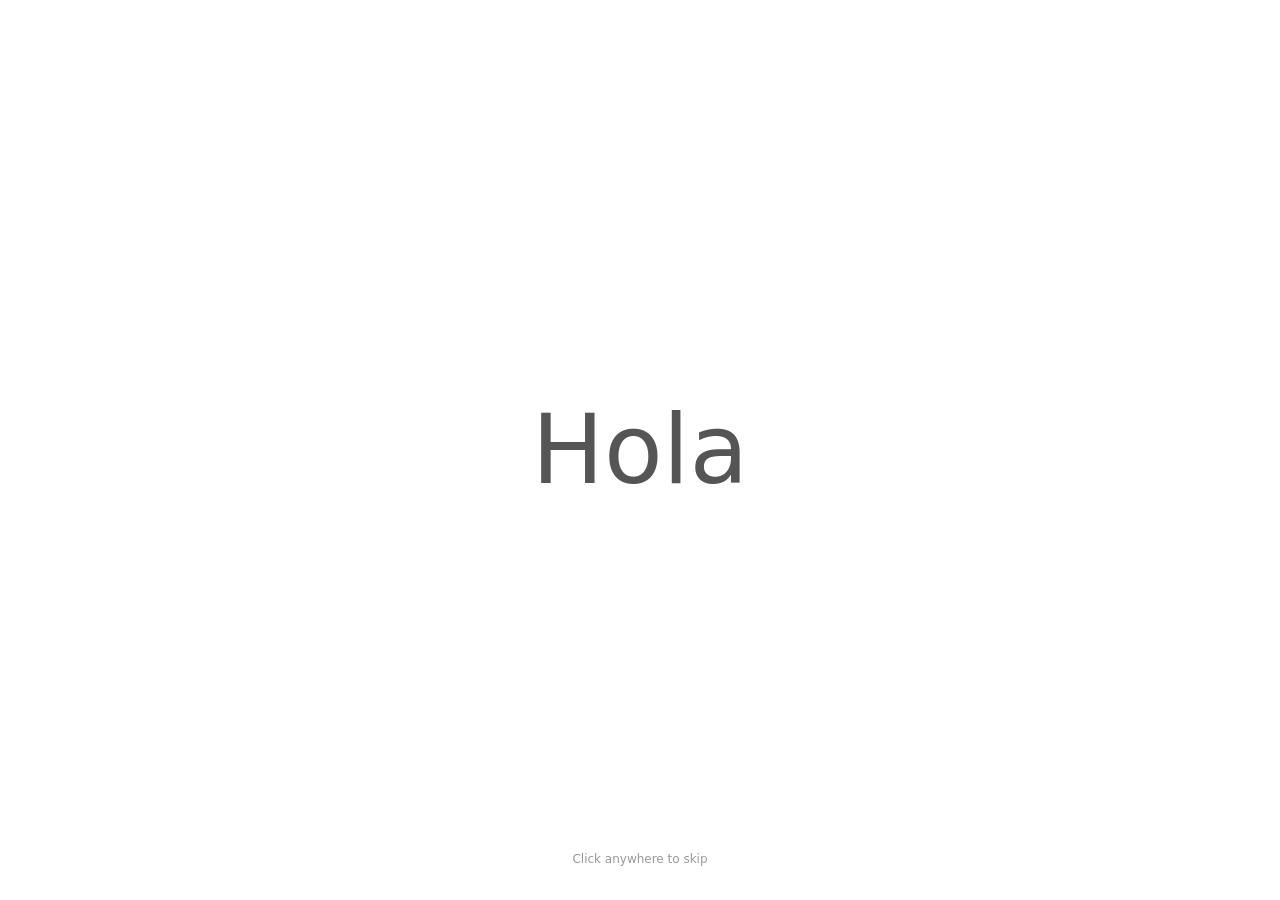
<file: index.html>
<!DOCTYPE html>
<html lang="en" data-theme="light">
<head>
  <meta charset="UTF-8" />
  <meta name="viewport" content="width=device-width, initial-scale=1.0" />
  <title>Jeremy Ky</title>
  <link rel="icon" href="assets/img/favicon.jpeg" type="image/jpeg">
  <link rel="stylesheet" href="/assets/css/styles.css?v=20261103-photo-layout" />
  <script src="/assets/js/theme.js"></script>
  <script>
    try {
      const theme = localStorage.getItem('theme');
      if (theme) document.documentElement.dataset.theme = theme;
      if (!sessionStorage.getItem('welcome-seen') && !matchMedia('(prefers-reduced-motion: reduce)').matches) {
        document.documentElement.classList.add('welcome-active');
        window.welcomeFallback = setTimeout(() => document.documentElement.classList.remove('welcome-active'), 6000);
      }
    } catch (_) {}
  </script>
  <script src="/assets/js/welcome.js" defer></script>
</head>

<body>
  <div class="welcome" aria-hidden="true">
    <span class="welcome__greeting" lang="en">Hello</span>
    <span class="welcome__hint">Click anywhere to skip</span>
  </div>
  <header class="site-header">
    <nav class="nav container" aria-label="Main navigation">
      <a class="nav__brand" href="/">Jeremy Ky</a>
      <div class="nav__right">
        <a href="/pages/about.html">About Me</a>
        <a href="/pages/experience.html">Experience</a>
        <a href="/pages/projects.html">Projects</a>
        <button class="theme-toggle" type="button" aria-label="Switch to dark mode">
          <svg class="theme-icon theme-icon--moon" width="21" height="21" viewBox="0 0 24 24" fill="none" stroke="currentColor" stroke-width="1.6" stroke-linecap="round" stroke-linejoin="round" aria-hidden="true">
            <path d="M20.9 13.1A9 9 0 0 1 10.9 3.1a9 9 0 1 0 10 10Z" />
          </svg>
          <svg class="theme-icon theme-icon--sun" width="21" height="21" viewBox="0 0 24 24" fill="none" stroke="currentColor" stroke-width="1.6" stroke-linecap="round" aria-hidden="true">
            <circle cx="12" cy="12" r="4" />
            <path d="M12 2v2m0 16v2M2 12h2m16 0h2M4.93 4.93l1.42 1.42m11.3 11.3 1.42 1.42M4.93 19.07l1.42-1.42m11.3-11.3 1.42-1.42" />
          </svg>
        </button>
      </div>
    </nav>
  </header>
  <!-- HERO -->
  <main class="container">
    <section class="hero">
      <div class="hero__text">
        <p class="hero__hello">Hello!</p>

        <h1 class="hero__title">I’m Jeremy Ky</h1>

        <p class="hero__subtitle">
          - Incoming software engineer at Amazon (AWS) <br> - Currently studying abroad at <a href="https://www.ntu.edu.tw/english/" target="_blank" rel="noreferrer" aria-label="National Taiwan University">NTU</a> in Taipei<br>
          - Pursuing an M.S. in Computer Science at <a href="https://www.gatech.edu/" target="_blank" rel="noreferrer" aria-label="Georgia Institute of Technology">GT</a> <br> - <a href="https://www.virginia.edu/" target="_blank" rel="noreferrer" aria-label="University of Virginia">UVA</a> Alum 2026
        </p>

        <div class="hero__links">
          <a href="/assets/resume/Jeremy_Ky_Resume.pdf" target="_blank" rel="noreferrer" aria-label="Resume (PDF)" title="Resume (PDF)" class="icon-link">
            <svg width="20" height="20" viewBox="0 0 24 24" fill="none" stroke="currentColor" stroke-width="1.5" stroke-linecap="round" stroke-linejoin="round" aria-hidden="true">
              <path d="M14 2H6a2 2 0 0 0-2 2v16a2 2 0 0 0 2 2h12a2 2 0 0 0 2-2V8Z" />
              <path d="M14 2v6h6M8 13h8M8 17h6" />
            </svg>
          </a>
          <a href="https://github.com/jeremyky" target="_blank" rel="noreferrer" aria-label="GitHub" class="icon-link">
            <svg width="20" height="20" viewBox="0 0 24 24" fill="none" stroke="currentColor" stroke-width="2" stroke-linecap="round" stroke-linejoin="round">
              <path d="M9 19c-5 1.5-5-2.5-7-3m14 6v-3.87a3.37 3.37 0 0 0-.94-2.61c3.14-.35 6.44-1.54 6.44-7A5.44 5.44 0 0 0 20 4.77 5.07 5.07 0 0 0 19.91 1S18.73.65 16 2.48a13.38 13.38 0 0 0-7 0C6.27.65 5.09 1 5.09 1A5.07 5.07 0 0 0 5 4.77a5.44 5.44 0 0 0-1.5 3.78c0 5.42 3.3 6.61 6.44 7A3.37 3.37 0 0 0 9 18.13V22"></path>
            </svg>
          </a>
          <a href="https://www.linkedin.com/in/jeremyky" target="_blank" rel="noreferrer" aria-label="LinkedIn" class="icon-link">
            <svg width="20" height="20" viewBox="0 0 24 24" fill="none" stroke="currentColor" stroke-width="2" stroke-linecap="round" stroke-linejoin="round">
              <path d="M16 8a6 6 0 0 1 6 6v7h-4v-7a2 2 0 0 0-2-2 2 2 0 0 0-2 2v7h-4v-7a6 6 0 0 1 6-6z"></path>
              <rect x="2" y="9" width="4" height="12"></rect>
              <circle cx="4" cy="4" r="2"></circle>
            </svg>
          </a>
          <a href="https://scholar.google.com/citations?user=ow8KVxEAAAAJ&amp;hl=en" target="_blank" rel="noreferrer" aria-label="Google Scholar" title="Google Scholar" class="icon-link">
            <svg width="20" height="20" viewBox="0 0 24 24" fill="none" stroke="currentColor" stroke-width="1.5" stroke-linecap="round" stroke-linejoin="round" aria-hidden="true">
              <path d="M22 10v6M2 10l10-5 10 5-10 5z" />
              <path d="M6 12v5c3 3 9 3 12 0v-5" />
            </svg>
          </a>
          <a href="mailto:juh7hc@virginia.edu" aria-label="Email" class="icon-link">
            <svg width="20" height="20" viewBox="0 0 24 24" fill="none" stroke="currentColor" stroke-width="2" stroke-linecap="round" stroke-linejoin="round">
              <path d="M4 4h16c1.1 0 2 .9 2 2v12c0 1.1-.9 2-2 2H4c-1.1 0-2-.9-2-2V6c0-1.1.9-2 2-2z"></path>
              <polyline points="22,6 12,13 2,6"></polyline>
            </svg>
          </a>

        </div>
      </div>

      <div class="hero__media">
        <img
          class="portrait"
          style="width: 100%; height: auto; aspect-ratio: 3 / 2; object-fit: contain;"
          src="/assets/img/me.jpg"
          width="2304"
          height="1536"
          alt="Relaxing in a hammock overlooking the mountains"
          loading="lazy"
        />
      </div>
    </section>
  </main>

  <!-- FOOTER -->
  <footer class="site-footer">
    <div class="container footer">
      <p class="footer__small">© <span id="year"></span> Jeremy Ky</p>
      <div class="footer__links">
        <a href="mailto:juh7hc@virginia.edu">juh7hc@virginia.edu</a>
      </div>
    </div>
  </footer>

<script>
  // Set year
  document.getElementById("year").textContent = new Date().getFullYear();


</script>

</body>
</html>
</file>
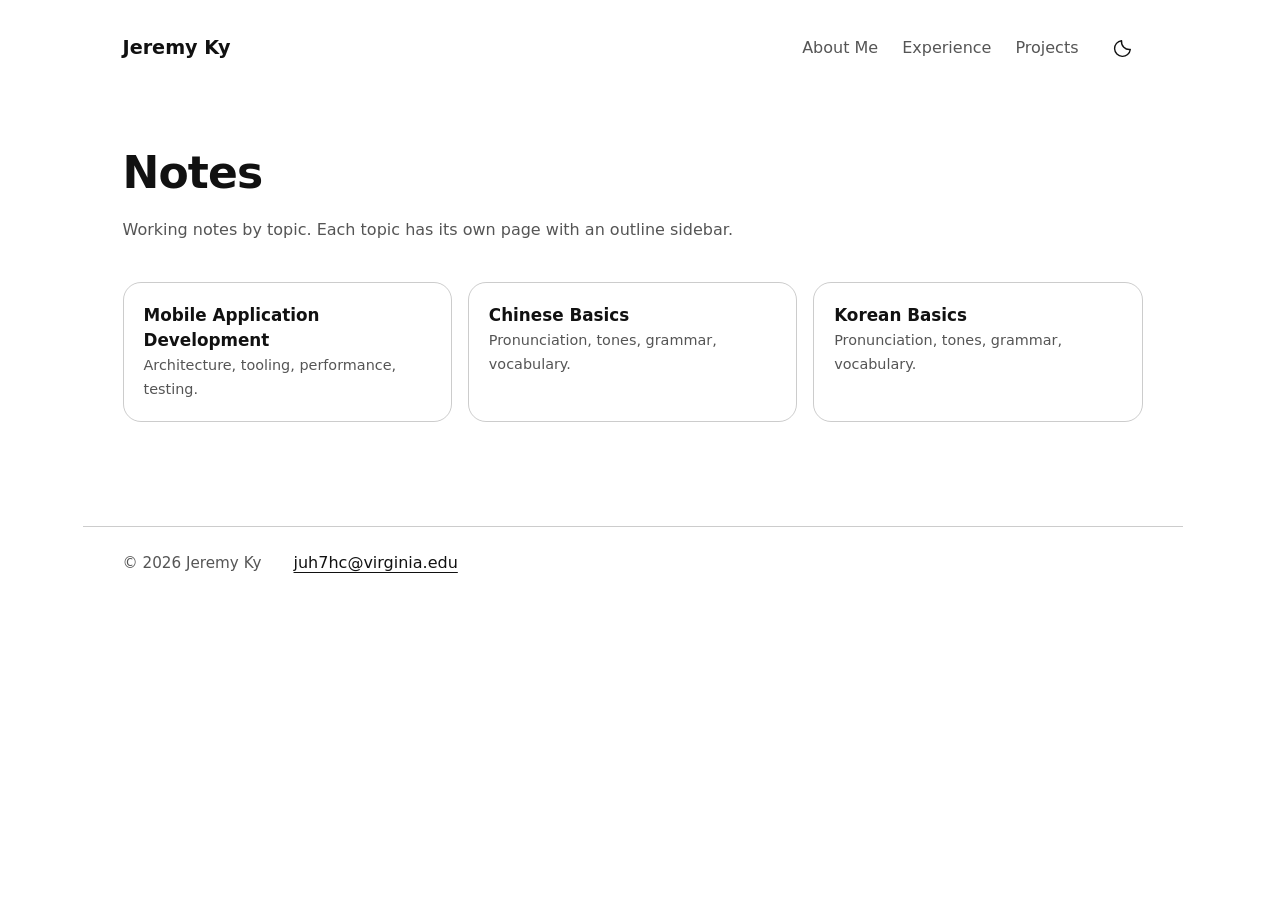
<file: pages/notes/index.html>
<!DOCTYPE html>
<html lang="en" data-theme="light">
<head>
  <meta charset="UTF-8" />
  <meta name="viewport" content="width=device-width, initial-scale=1.0" />
  <title>Notes · Jeremy Ky</title>
  <link rel="icon" href="../../assets/img/favicon.jpeg" type="image/jpeg">
  <link rel="stylesheet" href="/assets/css/styles.css?v=20261103-photo-layout" />
  <script src="/assets/js/theme.js"></script>
</head>

<body>
  <header class="site-header">
    <nav class="nav container" aria-label="Main navigation">
      <a class="nav__brand" href="/">Jeremy Ky</a>
      <div class="nav__right">
        <a href="/pages/about.html">About Me</a>
        <a href="/pages/experience.html">Experience</a>
        <a href="/pages/projects.html">Projects</a>
        <button class="theme-toggle" type="button" aria-label="Switch to dark mode">
          <svg class="theme-icon theme-icon--moon" width="21" height="21" viewBox="0 0 24 24" fill="none" stroke="currentColor" stroke-width="1.6" stroke-linecap="round" stroke-linejoin="round" aria-hidden="true">
            <path d="M20.9 13.1A9 9 0 0 1 10.9 3.1a9 9 0 1 0 10 10Z" />
          </svg>
          <svg class="theme-icon theme-icon--sun" width="21" height="21" viewBox="0 0 24 24" fill="none" stroke="currentColor" stroke-width="1.6" stroke-linecap="round" aria-hidden="true">
            <circle cx="12" cy="12" r="4" />
            <path d="M12 2v2m0 16v2M2 12h2m16 0h2M4.93 4.93l1.42 1.42m11.3 11.3 1.42 1.42M4.93 19.07l1.42-1.42m11.3-11.3 1.42-1.42" />
          </svg>
        </button>
      </div>
    </nav>
  </header>

  <main class="container page">
    <header class="page__header">
      <h1 class="page__title">Notes</h1>
      <p class="page__subtitle">
        Working notes by topic. Each topic has its own page with an outline sidebar.
      </p>
    </header>

    <nav class="notes-index" aria-label="Topics">
      <a href="/pages/notes/mobile-app-dev.html" class="notes-index__link">
        <strong>Mobile Application Development</strong><br>
        <span style="color: var(--muted); font-size: 0.9rem;">Architecture, tooling, performance, testing.</span>
      </a>
      <a href="/pages/notes/chinese-basics.html" class="notes-index__link">
        <strong>Chinese Basics</strong><br>
        <span style="color: var(--muted); font-size: 0.9rem;">Pronunciation, tones, grammar, vocabulary.</span>
      </a>
      <a href="/pages/notes/korean-basics.html" class="notes-index__link">
        <strong>Korean Basics</strong><br>
        <span style="color: var(--muted); font-size: 0.9rem;">Pronunciation, tones, grammar, vocabulary.</span>
      </a>
    </nav>
  </main>

  <footer class="site-footer">
    <div class="container footer">
      <p class="footer__small">© <span id="year"></span> Jeremy Ky</p>
      <div class="footer__links">
        <a href="mailto:juh7hc@virginia.edu">juh7hc@virginia.edu</a>
      </div>
    </div>
  </footer>

  <script>
    document.getElementById("year").textContent = new Date().getFullYear();

  </script>
</body>
</html>
</file>
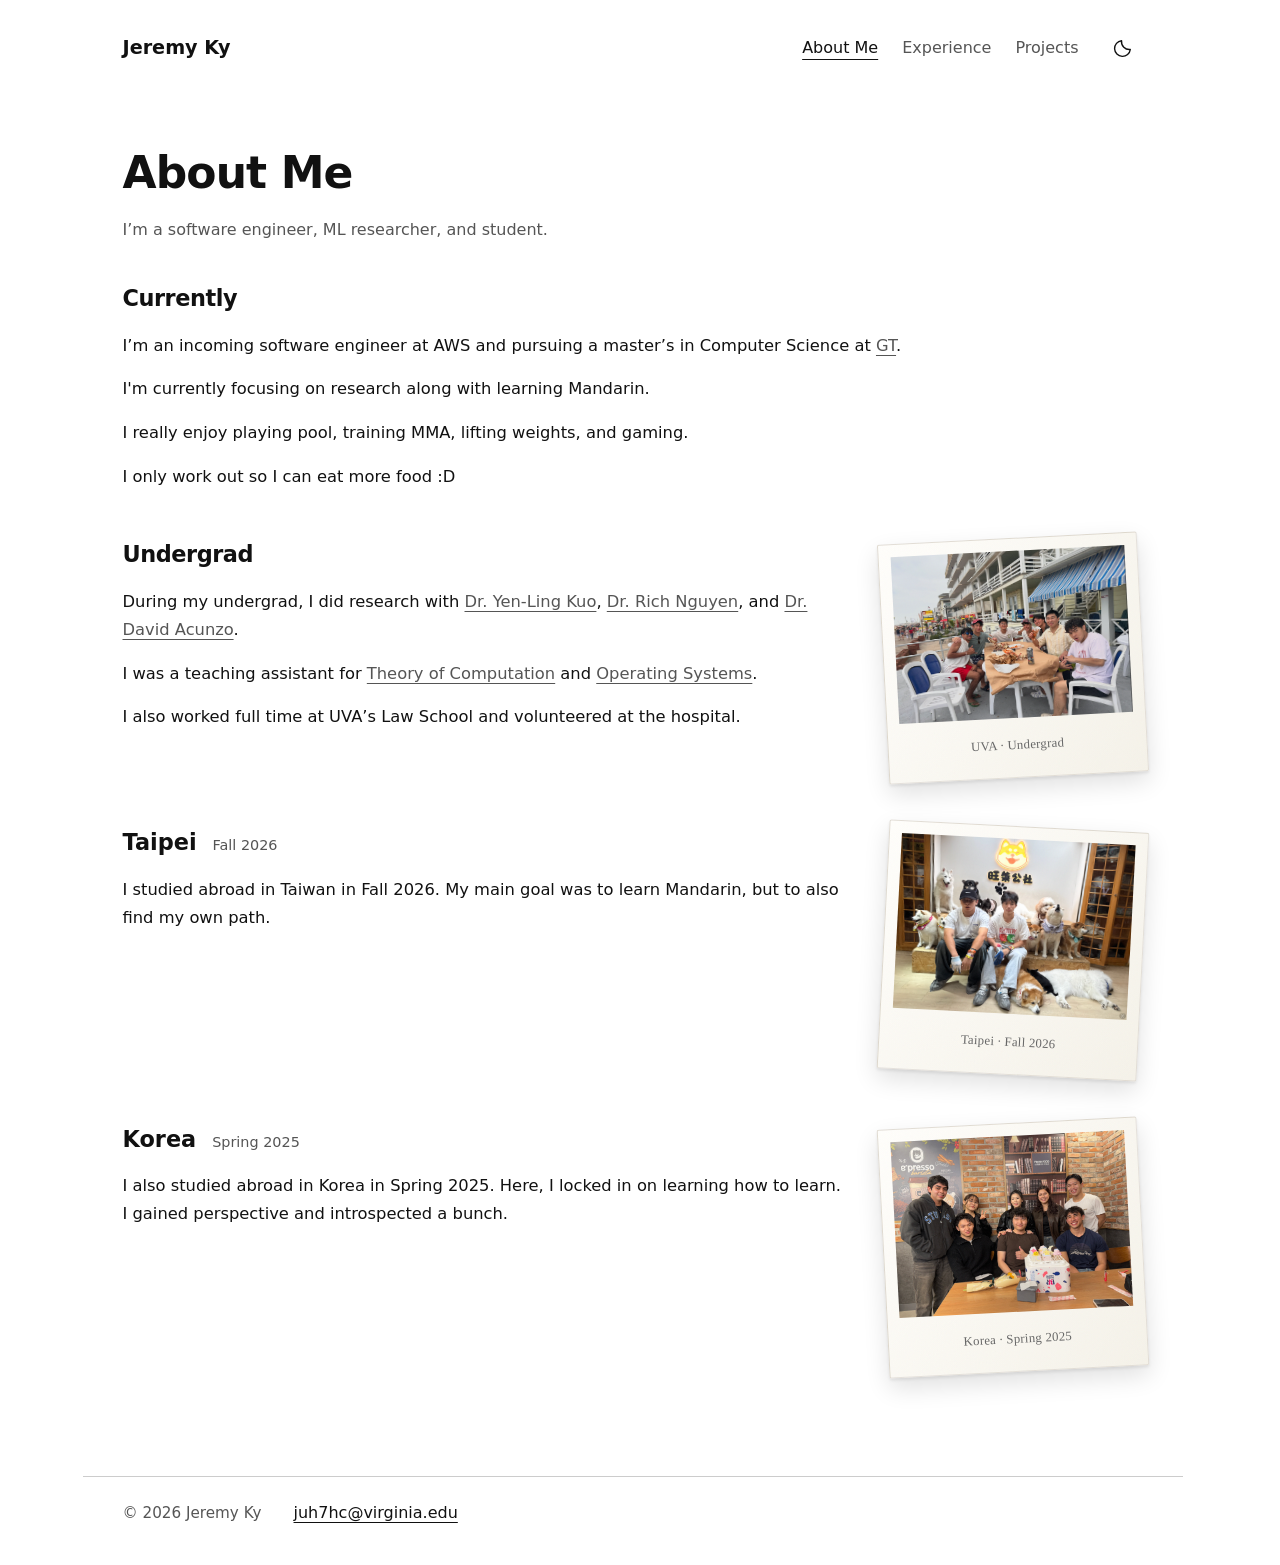
<file: pages/about.html>
<!DOCTYPE html>
<html lang="en" data-theme="light">
<head>
  <meta charset="UTF-8" />
  <meta name="viewport" content="width=device-width, initial-scale=1.0" />
  <title>About Me · Jeremy Ky</title>
  <link rel="icon" href="../assets/img/favicon.jpeg" type="image/jpeg">
  <link rel="stylesheet" href="/assets/css/styles.css?v=20261103-photo-layout" />
  <script src="/assets/js/theme.js"></script>
  <script src="/assets/js/polaroids.js" defer></script>
</head>

<body>
  <!-- NAV -->
  <header class="site-header">
    <nav class="nav container" aria-label="Main navigation">
      <a class="nav__brand" href="/">Jeremy Ky</a>
      <div class="nav__right">
        <a href="/pages/about.html" aria-current="page">About Me</a>
        <a href="/pages/experience.html">Experience</a>
        <a href="/pages/projects.html">Projects</a>
        <button class="theme-toggle" type="button" aria-label="Switch to dark mode">
          <svg class="theme-icon theme-icon--moon" width="21" height="21" viewBox="0 0 24 24" fill="none" stroke="currentColor" stroke-width="1.6" stroke-linecap="round" stroke-linejoin="round" aria-hidden="true">
            <path d="M20.9 13.1A9 9 0 0 1 10.9 3.1a9 9 0 1 0 10 10Z" />
          </svg>
          <svg class="theme-icon theme-icon--sun" width="21" height="21" viewBox="0 0 24 24" fill="none" stroke="currentColor" stroke-width="1.6" stroke-linecap="round" aria-hidden="true">
            <circle cx="12" cy="12" r="4" />
            <path d="M12 2v2m0 16v2M2 12h2m16 0h2M4.93 4.93l1.42 1.42m11.3 11.3 1.42 1.42M4.93 19.07l1.42-1.42m11.3-11.3 1.42-1.42" />
          </svg>
        </button>
      </div>
    </nav>
  </header>


  <main class="container page">
  <header class="page__header">
    <h1 class="page__title">About Me</h1>
    <p class="page__subtitle">
      I’m a software engineer, ML researcher, and student.
    </p>
  </header>

  <section class="about">
    <div class="about__grid">

      <!-- Main content -->
      <div class="about__main">
        <section class="about__section" aria-labelledby="currently-title">
          <h2 id="currently-title" class="study-abroad__title">Currently</h2>
          <p>
            I’m an incoming software engineer at AWS and pursuing a master’s in Computer Science at
            <a href="https://www.gatech.edu/" target="_blank" rel="noreferrer">GT</a>.
          </p>
          <p>
            I'm currently focusing on research along with learning Mandarin.
          </p>
          <p>
            I really enjoy playing pool, training MMA, lifting weights, and gaming.
          </p>
          <p>
            I only work out so I can eat more food :D
          </p>
        </section>

        <section class="about__section about__section--with-photo" aria-labelledby="undergrad-title">
            <div class="about__section-copy">
          <h2 id="undergrad-title" class="study-abroad__title">Undergrad</h2>
        <p>
          During my undergrad, I did research with
          <a href="https://engineering.virginia.edu/faculty/yen-ling-kuo" target="_blank" rel="noreferrer">Dr. Yen-Ling Kuo</a>,
          <a href="https://www.cs.virginia.edu/~nn4pj/" target="_blank" rel="noreferrer">Dr. Rich Nguyen</a>, and
          <a href="https://med.virginia.edu/researchers/David-Acunzo-P0069658" target="_blank" rel="noreferrer">Dr. David Acunzo</a>.
        </p>

        <p>
          I was a teaching assistant for
          <a href="https://markfloryan.github.io/dmt2/readme.html" target="_blank" rel="noreferrer">Theory of Computation</a> and
          <a href="https://www.cs.virginia.edu/~cr4bd/3130/F2025/" target="_blank" rel="noreferrer">Operating Systems</a>.
        </p>

        <p>
          I also worked full time at UVA’s Law School and volunteered at the hospital.
        </p>

          <p></p>
            </div>
            <figure class="polaroid">
              <img class="polaroid__image" src="/assets/img/about/uva.png" width="2028" height="1444" alt="Friends sharing a meal during my undergraduate years" loading="lazy" decoding="async" />
              <figcaption class="polaroid__caption">UVA · Undergrad</figcaption>
            </figure>
          </section>

          <section class="about__section about__section--with-photo" aria-labelledby="taipei-title">
            <div class="about__section-copy">
            <h2 id="taipei-title" class="study-abroad__heading">Taipei <span>Fall 2026</span></h2>
            <p>
              I studied abroad in Taiwan in Fall 2026. My main goal was to learn Mandarin, but to also find my own path.
            </p>
            </div>
            <figure class="polaroid">
              <img class="polaroid__image" src="/assets/img/about/taiwan.png" width="2014" height="1510" alt="Visiting a dog café in Taiwan" loading="lazy" decoding="async" />
              <figcaption class="polaroid__caption">Taipei · Fall 2026</figcaption>
            </figure>
          </section>

          <section class="about__section about__section--with-photo" aria-labelledby="korea-title">
            <div class="about__section-copy">
            <h2 id="korea-title" class="study-abroad__heading">Korea <span>Spring 2025</span></h2>
            <p>
              I also studied abroad in Korea in Spring 2025. Here, I locked in on learning how to learn. I gained perspective and introspected a bunch.
            </p>
            </div>
            <figure class="polaroid">
              <img class="polaroid__image" src="/assets/img/about/korea.jpeg" width="5712" height="4284" alt="Celebrating with friends during my time in Korea" loading="lazy" decoding="async" />
              <figcaption class="polaroid__caption">Korea · Spring 2025</figcaption>
            </figure>
          </section>
      </div>

    </div>
  </section>
</main>


  <!-- FOOTER -->
  <footer class="site-footer">
    <div class="container footer">
      <p class="footer__small">© <span id="year"></span> Jeremy Ky</p>
      <div class="footer__links">
        <a href="mailto:juh7hc@virginia.edu">juh7hc@virginia.edu</a>
      </div>
    </div>
  </footer>

<script>
  // Year
  document.getElementById("year").textContent = new Date().getFullYear();

  // Theme toggle




  // (About page carousel removed)
</script>

</body>
</html>
</file>
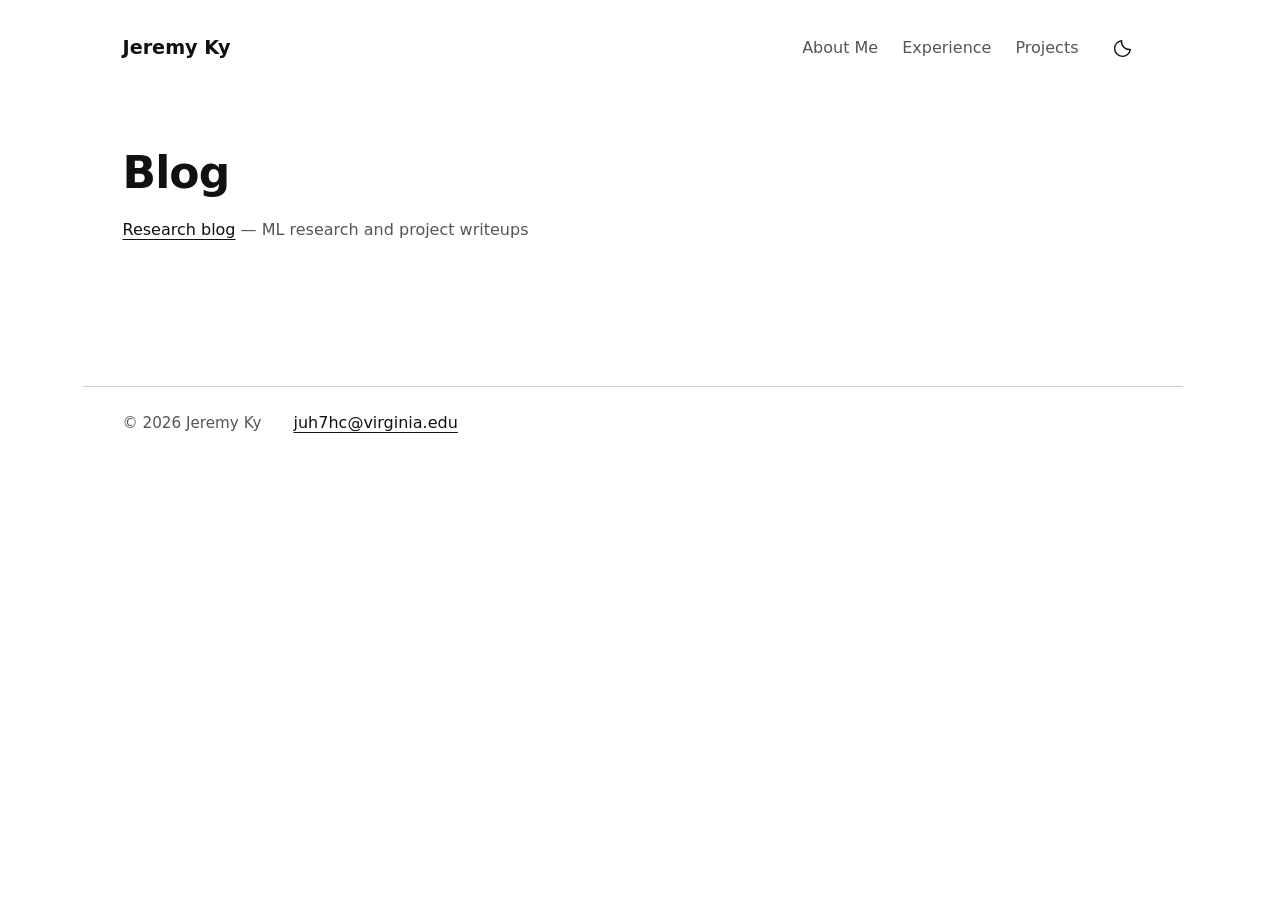
<file: pages/blog.html>
<!DOCTYPE html>
<html lang="en" data-theme="light">
<head>
  <meta charset="UTF-8" />
  <meta name="viewport" content="width=device-width, initial-scale=1.0" />
  <title>Blog · Jeremy Ky</title>
  <link rel="icon" href="../assets/img/favicon.jpeg" type="image/jpeg">
  <link rel="stylesheet" href="/assets/css/styles.css?v=20261103-photo-layout" />
  <script src="/assets/js/theme.js"></script>
</head>

<body>
  <!-- NAV -->
  <header class="site-header">
    <nav class="nav container" aria-label="Main navigation">
      <a class="nav__brand" href="/">Jeremy Ky</a>
      <div class="nav__right">
        <a href="/pages/about.html">About Me</a>
        <a href="/pages/experience.html">Experience</a>
        <a href="/pages/projects.html">Projects</a>
        <button class="theme-toggle" type="button" aria-label="Switch to dark mode">
          <svg class="theme-icon theme-icon--moon" width="21" height="21" viewBox="0 0 24 24" fill="none" stroke="currentColor" stroke-width="1.6" stroke-linecap="round" stroke-linejoin="round" aria-hidden="true">
            <path d="M20.9 13.1A9 9 0 0 1 10.9 3.1a9 9 0 1 0 10 10Z" />
          </svg>
          <svg class="theme-icon theme-icon--sun" width="21" height="21" viewBox="0 0 24 24" fill="none" stroke="currentColor" stroke-width="1.6" stroke-linecap="round" aria-hidden="true">
            <circle cx="12" cy="12" r="4" />
            <path d="M12 2v2m0 16v2M2 12h2m16 0h2M4.93 4.93l1.42 1.42m11.3 11.3 1.42 1.42M4.93 19.07l1.42-1.42m11.3-11.3 1.42-1.42" />
          </svg>
        </button>
      </div>
    </nav>
  </header>

  <main class="container page">
    <header class="page__header">
      <h1 class="page__title">Blog</h1>
      <p class="page__subtitle">
        <a href="/pages/blog/index.html">Research blog</a> — ML research and project writeups
      </p>
    </header>
  </main>

  <!-- FOOTER -->
  <footer class="site-footer">
    <div class="container footer">
      <p class="footer__small">© <span id="year"></span> Jeremy Ky</p>
      <div class="footer__links">
        <a href="mailto:juh7hc@virginia.edu">juh7hc@virginia.edu</a>
      </div>
    </div>
  </footer>

<script>
  // Year
  document.getElementById("year").textContent = new Date().getFullYear();

  // Theme toggle

</script>

</body>
</html>
</file>
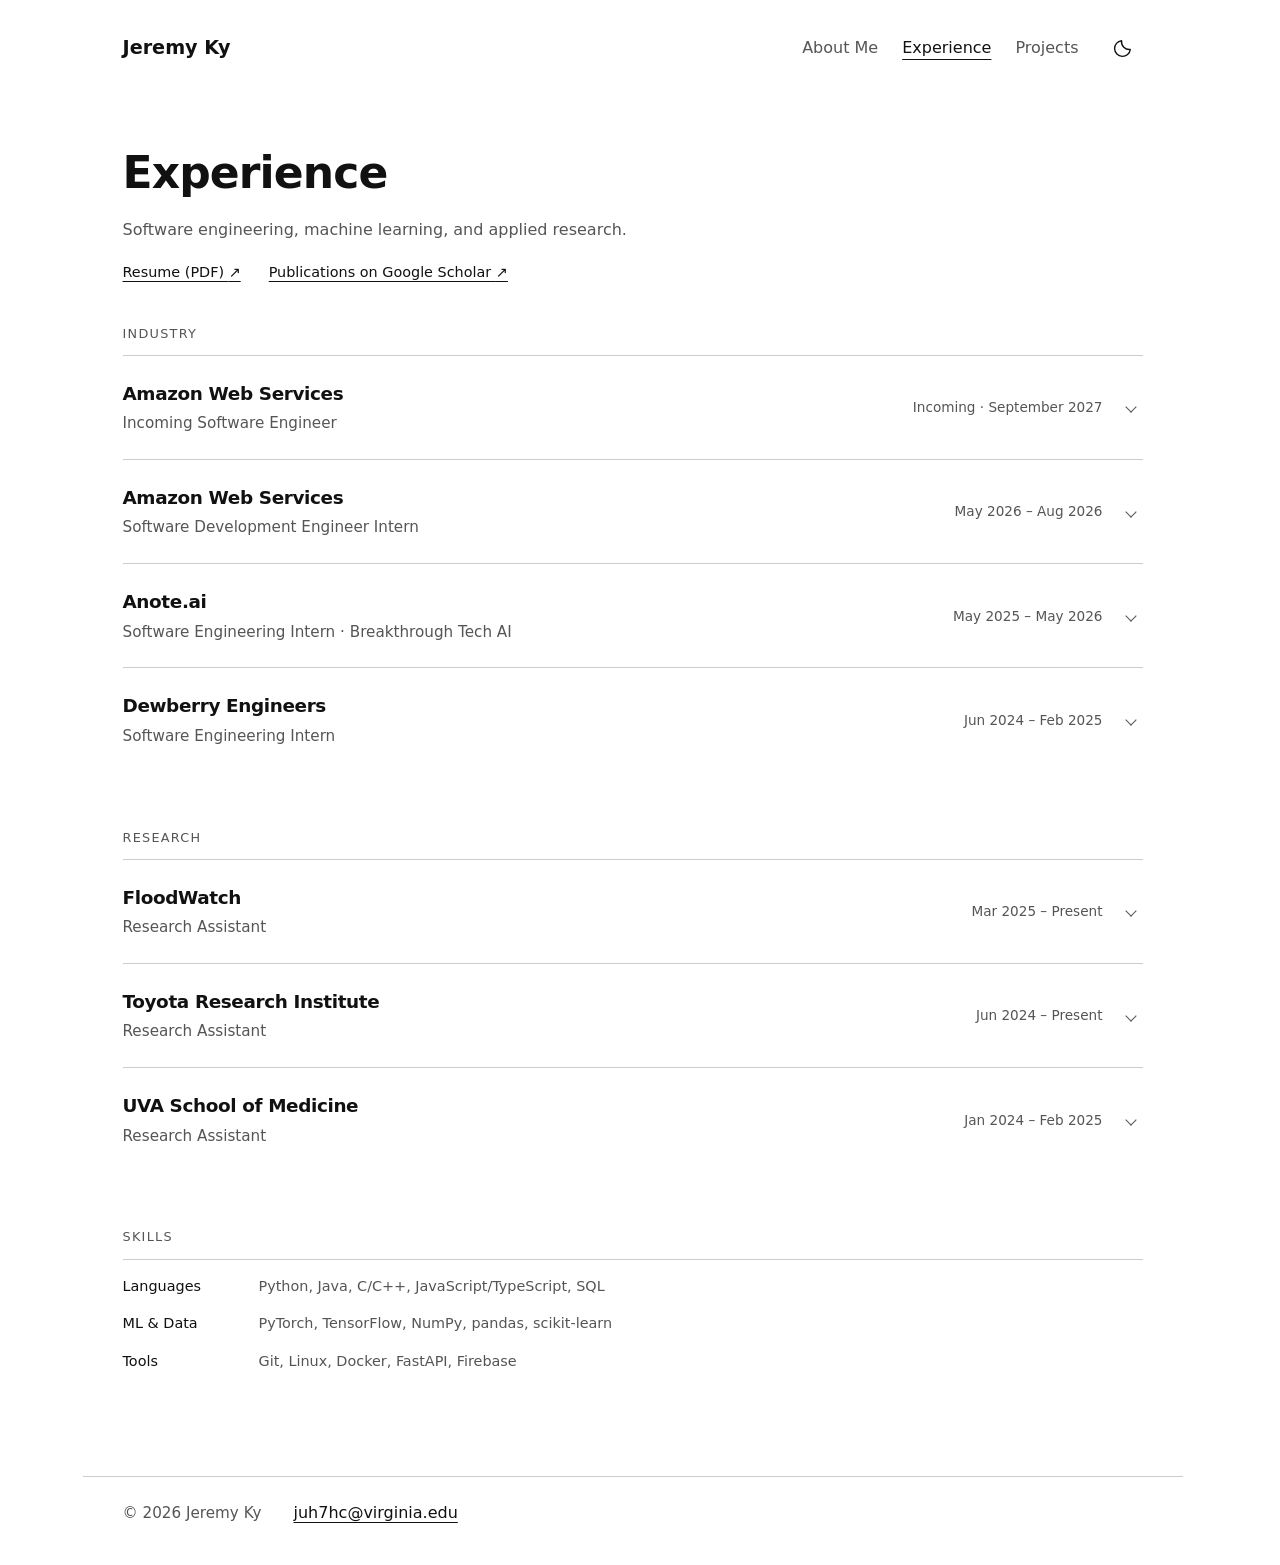
<file: pages/experience.html>
<!DOCTYPE html>
<html lang="en" data-theme="light">
<head>
  <meta charset="UTF-8" />
  <meta name="viewport" content="width=device-width, initial-scale=1.0" />
  <title>Experience · Jeremy Ky</title>
  <link rel="icon" href="../assets/img/favicon.jpeg" type="image/jpeg">
  <link rel="stylesheet" href="/assets/css/styles.css?v=20261103-photo-layout" />
  <script src="/assets/js/theme.js"></script>
</head>

<body>
  <!-- NAV -->
  <header class="site-header">
    <nav class="nav container" aria-label="Main navigation">
      <a class="nav__brand" href="/">Jeremy Ky</a>
      <div class="nav__right">
        <a href="/pages/about.html">About Me</a>
        <a href="/pages/experience.html" aria-current="page">Experience</a>
        <a href="/pages/projects.html">Projects</a>
        <button class="theme-toggle" type="button" aria-label="Switch to dark mode">
          <svg class="theme-icon theme-icon--moon" width="21" height="21" viewBox="0 0 24 24" fill="none" stroke="currentColor" stroke-width="1.6" stroke-linecap="round" stroke-linejoin="round" aria-hidden="true">
            <path d="M20.9 13.1A9 9 0 0 1 10.9 3.1a9 9 0 1 0 10 10Z" />
          </svg>
          <svg class="theme-icon theme-icon--sun" width="21" height="21" viewBox="0 0 24 24" fill="none" stroke="currentColor" stroke-width="1.6" stroke-linecap="round" aria-hidden="true">
            <circle cx="12" cy="12" r="4" />
            <path d="M12 2v2m0 16v2M2 12h2m16 0h2M4.93 4.93l1.42 1.42m11.3 11.3 1.42 1.42M4.93 19.07l1.42-1.42m11.3-11.3 1.42-1.42" />
          </svg>
        </button>
      </div>
    </nav>
  </header>

  <main class="container page experience-page">
    <header class="page__header">
      <h1 class="page__title">Experience</h1>
      <p class="page__subtitle">Software engineering, machine learning, and applied research.</p>
      <div class="experience-links">
        <a href="/assets/resume/Jeremy_Ky_Resume.pdf" target="_blank" rel="noreferrer">Resume (PDF) <span aria-hidden="true">↗</span></a>
        <a href="https://scholar.google.com/citations?user=ow8KVxEAAAAJ&amp;hl=en" target="_blank" rel="noreferrer">Publications on Google Scholar <span aria-hidden="true">↗</span></a>
      </div>
    </header>
    <section class="experience-section" aria-labelledby="industry-title">
      <h2 id="industry-title" class="experience-section__title">Industry</h2>
      <div class="experience-list">
        <details class="experience-entry">
          <summary class="experience-entry__header">
            <span class="experience-entry__identity">
              <span class="experience-entry__company">Amazon Web Services</span>
              <span class="experience-entry__role">Incoming Software Engineer</span>
            </span>
            <span class="experience-entry__date">Incoming · September 2027</span>

            <span class="experience-entry__indicator" aria-hidden="true"></span>
          </summary>
          <div class="experience-entry__content">
          <p class="experience-entry__summary">Returning to AWS as a full-time software engineer.</p>
          </div>
        </details>
        <details class="experience-entry">
          <summary class="experience-entry__header">
            <span class="experience-entry__identity">
              <span class="experience-entry__company">Amazon Web Services</span>
              <span class="experience-entry__role">Software Development Engineer Intern</span>
            </span>
            <span class="experience-entry__date">May 2026 – Aug 2026</span>

            <span class="experience-entry__indicator" aria-hidden="true"></span>
          </summary>
          <div class="experience-entry__content">
          <p class="experience-entry__summary">Made MCP servers and AI agents to help with AWS resource security and management.</p>
          <p class="experience-entry__tech">Java · Python · AWS</p>
          </div>
        </details>
        <details class="experience-entry">
          <summary class="experience-entry__header">
            <span class="experience-entry__identity">
              <span class="experience-entry__company">Anote.ai</span>
              <span class="experience-entry__role">Software Engineering Intern · Breakthrough Tech AI</span>
            </span>
            <span class="experience-entry__date">May 2025 – May 2026</span>

            <span class="experience-entry__indicator" aria-hidden="true"></span>
          </summary>
          <div class="experience-entry__content">
          <p class="experience-entry__summary">Built tools to benchmark AI models and compare their performance.</p>
          <ul class="experience-entry__bullets">
            <li>Developed a benchmarking suite and interactive leaderboard for web, question-answering, and image classification tasks.</li>
            <li>Implemented evaluation metrics and safeguards against metric gaming.</li>
          </ul>
          <p class="experience-entry__tech">Flask · MySQL · React · Model evaluation</p>
          </div>
        </details>
        <details class="experience-entry">
          <summary class="experience-entry__header">
            <span class="experience-entry__identity">
              <span class="experience-entry__company">Dewberry Engineers</span>
              <span class="experience-entry__role">Software Engineering Intern</span>
            </span>
            <span class="experience-entry__date">Jun 2024 – Feb 2025</span>

            <span class="experience-entry__indicator" aria-hidden="true"></span>
          </summary>
          <div class="experience-entry__content">
          <p class="experience-entry__summary">Built a secure analytics platform for financial document processing and collaboration.</p>
          <ul class="experience-entry__bullets">
            <li>Reduced reporting time by 50% through automated document processing.</li>
            <li>Integrated Tesseract OCR and GPT-4 for extraction, entity recognition, and anomaly detection.</li>
          </ul>
          <p class="experience-entry__tech">React · Flask · PostgreSQL · Docker · Kubernetes</p>
          </div>
        </details>
      </div>
    </section>
    <section class="experience-section" aria-labelledby="research-title">
      <h2 id="research-title" class="experience-section__title">Research</h2>
      <div class="experience-list">
        <details class="experience-entry">
          <summary class="experience-entry__header">
            <span class="experience-entry__identity">
              <span class="experience-entry__company">FloodWatch</span>
              <span class="experience-entry__role">Research Assistant</span>
            </span>
            <span class="experience-entry__date">Mar 2025 – Present</span>

            <span class="experience-entry__indicator" aria-hidden="true"></span>
          </summary>
          <div class="experience-entry__content">
          <p class="experience-entry__summary">Contributed to an NSF-funded flood early warning system for smart cities.</p>
          <ul class="experience-entry__bullets">
            <li>Built platform services and forecasting models using weather, satellite, and IoT sensor data.</li>
            <li>Co-authored an IEEE CAMA 2025 paper on an unsupervised multimodal framework for flood severity.</li>
          </ul>
          <p class="experience-entry__tech">TypeScript · Next.js · tRPC · AWS Lambda · Deep learning</p>
          </div>
        </details>
        <details class="experience-entry">
          <summary class="experience-entry__header">
            <span class="experience-entry__identity">
              <span class="experience-entry__company">Toyota Research Institute</span>
              <span class="experience-entry__role">Research Assistant</span>
            </span>
            <span class="experience-entry__date">Jun 2024 – Present</span>

            <span class="experience-entry__indicator" aria-hidden="true"></span>
          </summary>
          <div class="experience-entry__content">
          <p class="experience-entry__summary">Studied self-driving policy interpretability through reinforcement learning and simulation.</p>
          <ul class="experience-entry__bullets">
            <li>Built a data collection pipeline and custom driving rig; adapted MetaDrive for 10,000+ Waymo scenarios.</li>
            <li>Applied behavioral transformers and adversarial imitation learning to collect expert-like driving data.</li>
          </ul>
          <p class="experience-entry__tech">Python · MetaDrive · Reinforcement learning · Imitation learning</p>
          </div>
        </details>
        <details class="experience-entry">
          <summary class="experience-entry__header">
            <span class="experience-entry__identity">
              <span class="experience-entry__company">UVA School of Medicine</span>
              <span class="experience-entry__role">Research Assistant</span>
            </span>
            <span class="experience-entry__date">Jan 2024 – Feb 2025</span>

            <span class="experience-entry__indicator" aria-hidden="true"></span>
          </summary>
          <div class="experience-entry__content">
          <p class="experience-entry__summary">Applied deep learning to large-scale experimental image and text analysis.</p>
          <ul class="experience-entry__bullets">
            <li>Developed a pipeline combining CNNs and SBERT to analyze 100,000+ images and text records.</li>
            <li>Published this work in a psychiatric journal.</li>
          </ul>
          <p class="experience-entry__tech">PyTorch · CNNs · SBERT</p>
          </div>
        </details>
      </div>
    </section>
    <section class="experience-section" aria-labelledby="skills-title">
      <h2 id="skills-title" class="experience-section__title">Skills</h2>
      <dl class="experience-skills">
        <div><dt>Languages</dt><dd>Python, Java, C/C++, JavaScript/TypeScript, SQL</dd></div>
        <div><dt>ML &amp; Data</dt><dd>PyTorch, TensorFlow, NumPy, pandas, scikit-learn</dd></div>
        <div><dt>Tools</dt><dd>Git, Linux, Docker, FastAPI, Firebase</dd></div>
      </dl>
    </section>
  </main>

  <!-- FOOTER -->
  <footer class="site-footer">
    <div class="container footer">
      <p class="footer__small">© <span id="year"></span> Jeremy Ky</p>
      <div class="footer__links">
        <a href="mailto:juh7hc@virginia.edu">juh7hc@virginia.edu</a>
      </div>
    </div>
  </footer>

<script>
  // Year
  document.getElementById("year").textContent = new Date().getFullYear();

  // Theme toggle

</script>

</body>
</html>
</file>
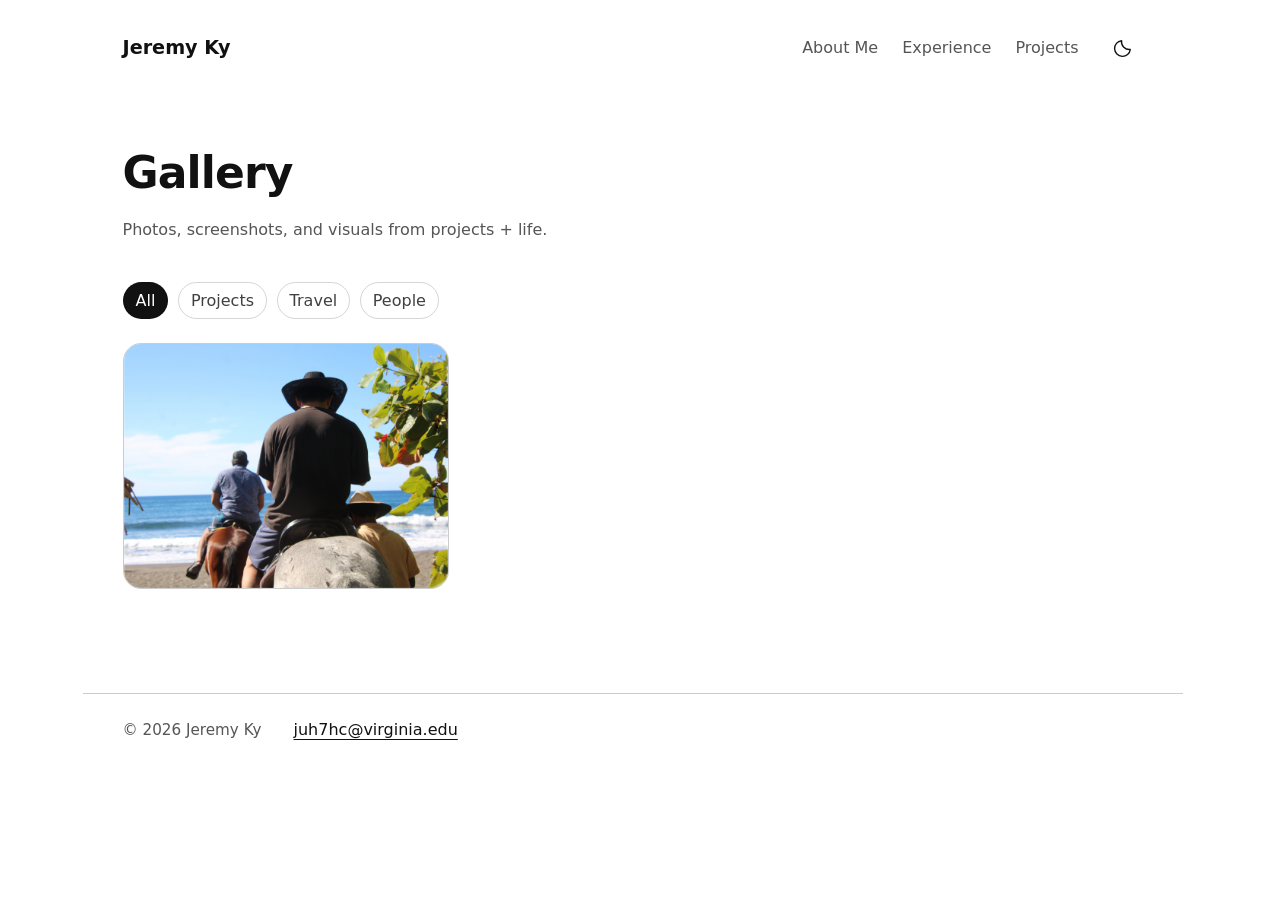
<file: pages/gallery.html>
<!DOCTYPE html>
<html lang="en" data-theme="light">
<head>
  <meta charset="UTF-8" />
  <meta name="viewport" content="width=device-width, initial-scale=1.0" />
  <title>Gallery · Jeremy Ky</title>
  <link rel="icon" href="../assets/img/favicon.jpeg" type="image/jpeg">
  <link rel="stylesheet" href="/assets/css/styles.css?v=20261103-photo-layout" />
  <script src="/assets/js/theme.js"></script>
</head>

<body>
  <!-- NAV -->
  <header class="site-header">
    <nav class="nav container" aria-label="Main navigation">
      <a class="nav__brand" href="/">Jeremy Ky</a>
      <div class="nav__right">
        <a href="/pages/about.html">About Me</a>
        <a href="/pages/experience.html">Experience</a>
        <a href="/pages/projects.html">Projects</a>
        <button class="theme-toggle" type="button" aria-label="Switch to dark mode">
          <svg class="theme-icon theme-icon--moon" width="21" height="21" viewBox="0 0 24 24" fill="none" stroke="currentColor" stroke-width="1.6" stroke-linecap="round" stroke-linejoin="round" aria-hidden="true">
            <path d="M20.9 13.1A9 9 0 0 1 10.9 3.1a9 9 0 1 0 10 10Z" />
          </svg>
          <svg class="theme-icon theme-icon--sun" width="21" height="21" viewBox="0 0 24 24" fill="none" stroke="currentColor" stroke-width="1.6" stroke-linecap="round" aria-hidden="true">
            <circle cx="12" cy="12" r="4" />
            <path d="M12 2v2m0 16v2M2 12h2m16 0h2M4.93 4.93l1.42 1.42m11.3 11.3 1.42 1.42M4.93 19.07l1.42-1.42m11.3-11.3 1.42-1.42" />
          </svg>
        </button>
      </div>
    </nav>
  </header>

  <main class="container page">
    <header class="page__header">
      <h1 class="page__title">Gallery</h1>
      <p class="page__subtitle">Photos, screenshots, and visuals from projects + life.</p>
    </header>

    <div class="gallery-filters">
      <button class="pill is-active" type="button" data-filter="all">All</button>
      <button class="pill" type="button" data-filter="projects">Projects</button>
      <button class="pill" type="button" data-filter="travel">Travel</button>
      <button class="pill" type="button" data-filter="people">People</button>
    </div>

<!-- FLIP GALLERY -->
<section class="gallery" aria-label="Image gallery">
  <article class="flip" data-tags="travel">
    <button class="flip__inner" type="button" aria-label="Flip card">
      <!-- FRONT -->
      <div class="flip__face flip__front">
        <img
          src="/assets/img/gallery/mizata-horses.JPG"
          alt="Riding horses along the beach in El Salvador"
          loading="lazy"
        />
      </div>

      <!-- BACK (single clean line) -->
      <div class="flip__face flip__back">
        <p class="flip__line">Mizata, El Salvador</p>
      </div>
    </button>
  </article>
</section>


      <!-- Copy/paste more flip cards -->
    </section>
  </main>

  <!-- FOOTER -->
  <footer class="site-footer">
    <div class="container footer">
      <p class="footer__small">© <span id="year"></span> Jeremy Ky</p>
      <div class="footer__links">
        <a href="mailto:juh7hc@virginia.edu">juh7hc@virginia.edu</a>
      </div>
    </div>
  </footer>

<script>
  // Year
  document.getElementById("year").textContent = new Date().getFullYear();

  // Theme toggle


  // Filters (updated: .flip)
  const pills = document.querySelectorAll(".pill");
  const cards = document.querySelectorAll(".flip");

  pills.forEach(p => {
    p.addEventListener("click", () => {
      pills.forEach(x => x.classList.remove("is-active"));
      p.classList.add("is-active");

      const filter = p.dataset.filter;
      cards.forEach(card => {
        const tags = (card.dataset.tags || "").split(" ");
        const show = filter === "all" || tags.includes(filter);
        card.style.display = show ? "" : "none";
      });
    });
  });

  // Flip cards on click
  document.querySelectorAll(".flip__inner").forEach((btn) => {
    btn.addEventListener("click", () => {
      btn.closest(".flip").classList.toggle("is-flipped");
    });
  });

  // Optional: press Escape to flip all back
  window.addEventListener("keydown", (e) => {
    if (e.key !== "Escape") return;
    document.querySelectorAll(".flip.is-flipped").forEach(card => {
      card.classList.remove("is-flipped");
    });
  });
</script>

</body>
</html>
</file>
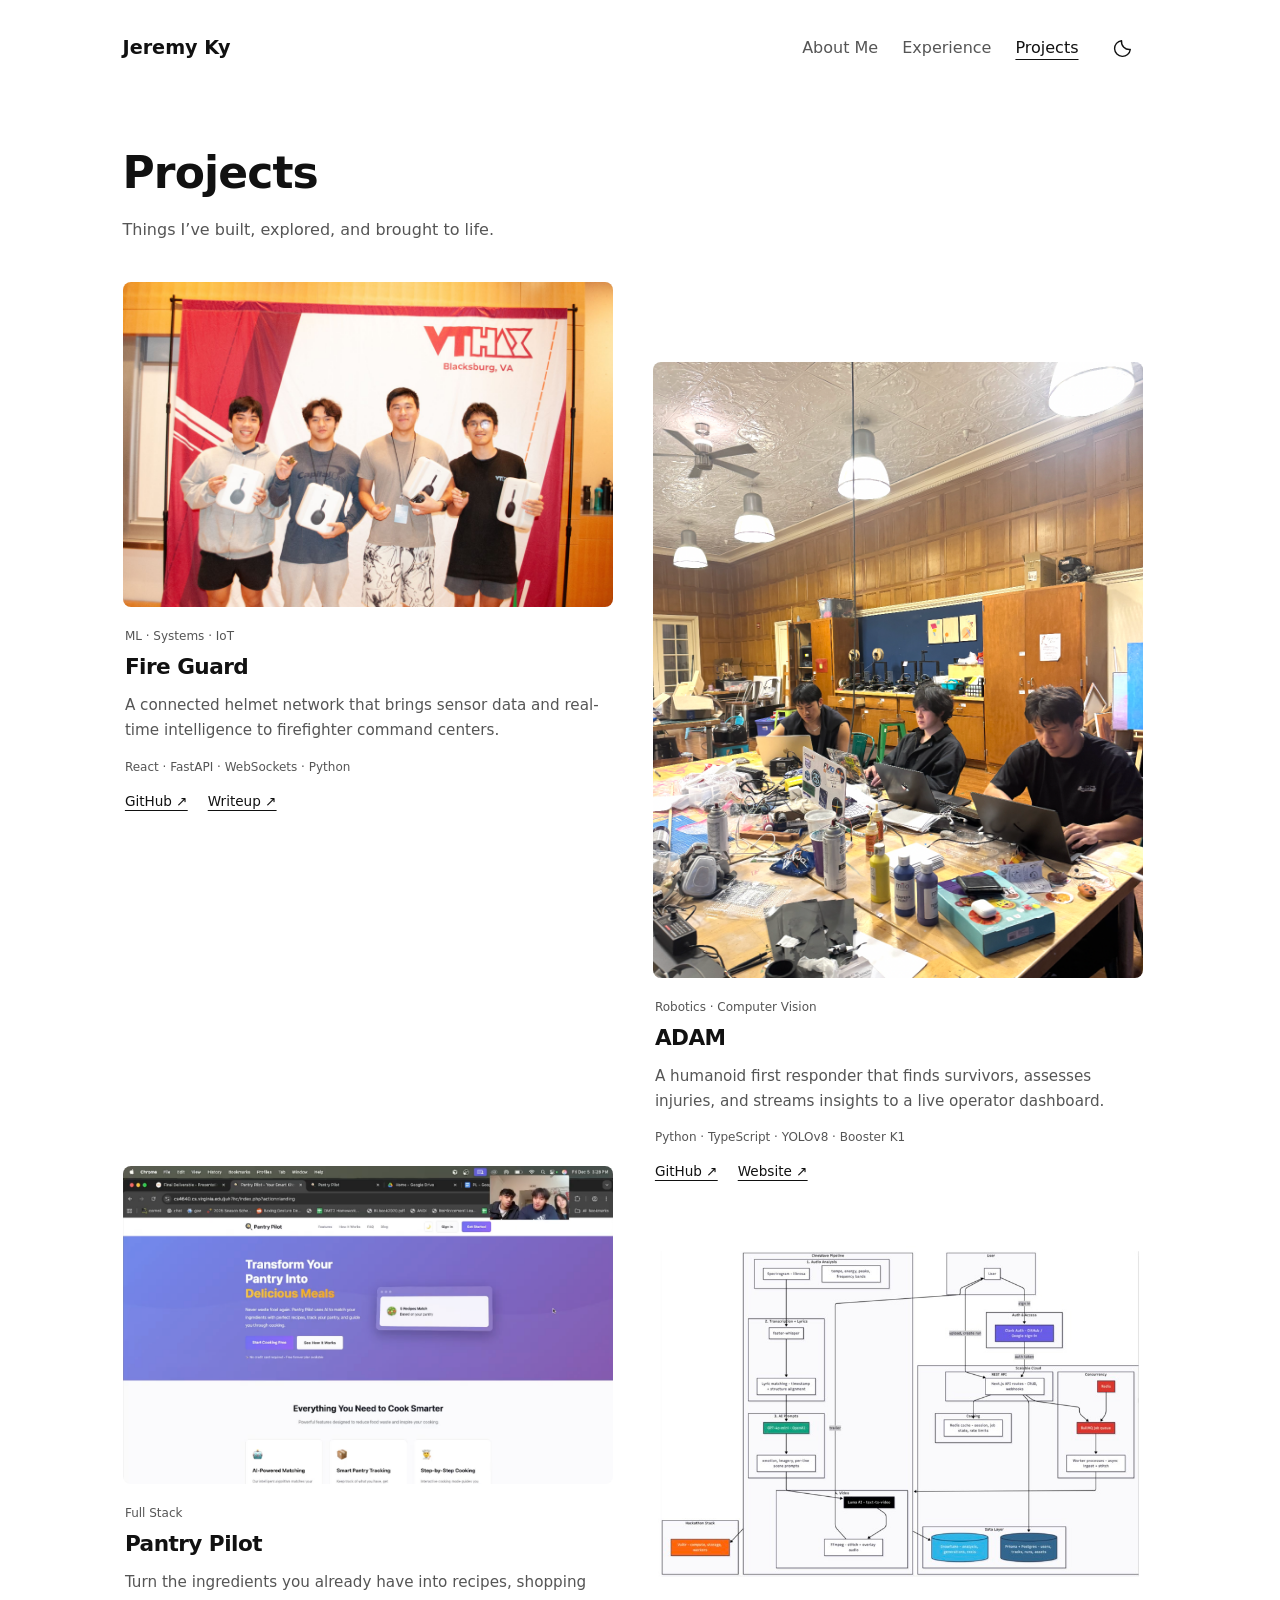
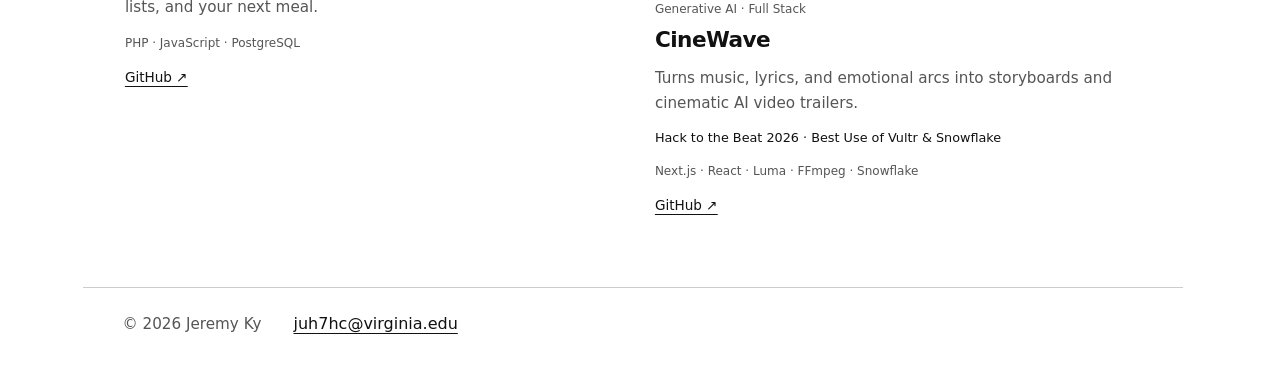
<file: pages/projects.html>
<!DOCTYPE html>
<html lang="en" data-theme="light">
<head>
  <meta charset="UTF-8" />
  <meta name="viewport" content="width=device-width, initial-scale=1.0" />
  <title>Projects | Jeremy Ky</title>
  <link rel="icon" href="../assets/img/favicon.jpeg" type="image/jpeg">
  <link rel="stylesheet" href="/assets/css/styles.css?v=20261103-photo-layout" />
  <script src="/assets/js/theme.js"></script>
</head>

<body>
  <!-- copy index -->
  <header class="site-header">
    <nav class="nav container" aria-label="Main navigation">
      <a class="nav__brand" href="/">Jeremy Ky</a>
      <div class="nav__right">
        <a href="/pages/about.html">About Me</a>
        <a href="/pages/experience.html">Experience</a>
        <a href="/pages/projects.html" aria-current="page">Projects</a>
        <button class="theme-toggle" type="button" aria-label="Switch to dark mode">
          <svg class="theme-icon theme-icon--moon" width="21" height="21" viewBox="0 0 24 24" fill="none" stroke="currentColor" stroke-width="1.6" stroke-linecap="round" stroke-linejoin="round" aria-hidden="true">
            <path d="M20.9 13.1A9 9 0 0 1 10.9 3.1a9 9 0 1 0 10 10Z" />
          </svg>
          <svg class="theme-icon theme-icon--sun" width="21" height="21" viewBox="0 0 24 24" fill="none" stroke="currentColor" stroke-width="1.6" stroke-linecap="round" aria-hidden="true">
            <circle cx="12" cy="12" r="4" />
            <path d="M12 2v2m0 16v2M2 12h2m16 0h2M4.93 4.93l1.42 1.42m11.3 11.3 1.42 1.42M4.93 19.07l1.42-1.42m11.3-11.3 1.42-1.42" />
          </svg>
        </button>
      </div>
    </nav>
  </header>

  <main class="container page projects-page">
    <header class="page__header">
      <h1 class="page__title">Projects</h1>
      <p class="page__subtitle">Things I’ve built, explored, and brought to life.</p>
    </header>
    <section class="project-gallery" aria-label="Selected projects">
      <article class="project-tile">
        <a class="project-tile__preview" href="https://github.com/jeremyky/FireGuard" target="_blank" rel="noreferrer" aria-label="Explore Fire Guard on GitHub">
          <img src="/assets/img/projects/fireguard.png" alt="Fire Guard team at VTHacks" width="2048" height="1360" loading="lazy" />
          <span class="project-tile__arrow" aria-hidden="true">↗</span>
        </a>
        <div class="project-tile__caption">
          <p class="project-tile__category">ML · Systems · IoT</p>
          <h2 class="project-tile__title">Fire Guard</h2>
          <p class="project-tile__description">A connected helmet network that brings sensor data and real-time intelligence to firefighter command centers.</p>
          <p class="project-tile__tech">React · FastAPI · WebSockets · Python</p>
          <div class="project-tile__links">
            <a href="https://github.com/jeremyky/FireGuard" target="_blank" rel="noreferrer">GitHub ↗</a>
            <a href="https://devpost.com/software/fire-guard" target="_blank" rel="noreferrer">Writeup ↗</a>
          </div>
        </div>
      </article>
      <article class="project-tile">
        <a class="project-tile__preview" href="https://github.com/jeremyky/ADAM" target="_blank" rel="noreferrer" aria-label="Explore ADAM on GitHub">
          <img src="/assets/img/projects/adam.png" alt="The ADAM team building together at a hackathon" width="1128" height="1418" loading="lazy" />
          <span class="project-tile__arrow" aria-hidden="true">↗</span>
        </a>
        <div class="project-tile__caption">
          <p class="project-tile__category">Robotics · Computer Vision</p>
          <h2 class="project-tile__title">ADAM</h2>
          <p class="project-tile__description">A humanoid first responder that finds survivors, assesses injuries, and streams insights to a live operator dashboard.</p>
          <p class="project-tile__tech">Python · TypeScript · YOLOv8 · Booster K1</p>
          <div class="project-tile__links">
            <a href="https://github.com/jeremyky/ADAM" target="_blank" rel="noreferrer">GitHub ↗</a>
            <a href="https://www.adamrobotics.xyz/" target="_blank" rel="noreferrer">Website ↗</a>
          </div>
        </div>
      </article>
      <article class="project-tile">
        <a class="project-tile__preview" href="https://github.com/jeremyky/pantry-pilot" target="_blank" rel="noreferrer" aria-label="Explore Pantry Pilot on GitHub">
          <img src="/assets/img/projects/pantry-pilot.png" alt="Pantry Pilot homepage showing ingredient-based recipe recommendations" width="2616" height="1700" loading="lazy" />
          <span class="project-tile__arrow" aria-hidden="true">↗</span>
        </a>
        <div class="project-tile__caption">
          <p class="project-tile__category">Full Stack</p>
          <h2 class="project-tile__title">Pantry Pilot</h2>
          <p class="project-tile__description">Turn the ingredients you already have into recipes, shopping lists, and your next meal.</p>
          <p class="project-tile__tech">PHP · JavaScript · PostgreSQL</p>
          <div class="project-tile__links">
            <a href="https://github.com/jeremyky/pantry-pilot" target="_blank" rel="noreferrer">GitHub ↗</a>
          </div>
        </div>
      </article>
      <article class="project-tile">
        <a class="project-tile__preview" href="https://github.com/jeremyky/CineWave" target="_blank" rel="noreferrer" aria-label="Explore CineWave on GitHub">
          <img src="/assets/img/projects/cinewave.png" alt="CineWave architecture diagram showing the audio-to-video pipeline" width="806" height="550" loading="lazy" />
          <span class="project-tile__arrow" aria-hidden="true">↗</span>
        </a>
        <div class="project-tile__caption">
          <p class="project-tile__category">Generative AI · Full Stack</p>
          <h2 class="project-tile__title">CineWave</h2>
          <p class="project-tile__description">Turns music, lyrics, and emotional arcs into storyboards and cinematic AI video trailers.</p>
          <p class="project-tile__award">Hack to the Beat 2026 · Best Use of Vultr &amp; Snowflake</p>
          <p class="project-tile__tech">Next.js · React · Luma · FFmpeg · Snowflake</p>
          <div class="project-tile__links">
            <a href="https://github.com/jeremyky/CineWave" target="_blank" rel="noreferrer">GitHub ↗</a>
          </div>
        </div>
      </article>
    </section>
  </main>

  <!-- FOOTER (same as index) -->
  <footer class="site-footer">
    <div class="container footer">
      <p class="footer__small">© <span id="year"></span> Jeremy Ky</p>
      <div class="footer__links">
        <a href="mailto:juh7hc@virginia.edu">juh7hc@virginia.edu</a>
      </div>
    </div>
  </footer>

  <script>
    // year
    document.getElementById("year").textContent = new Date().getFullYear();

    // theme toggle (same behavior as homepage)

  </script>
</body>
</html>
</file>
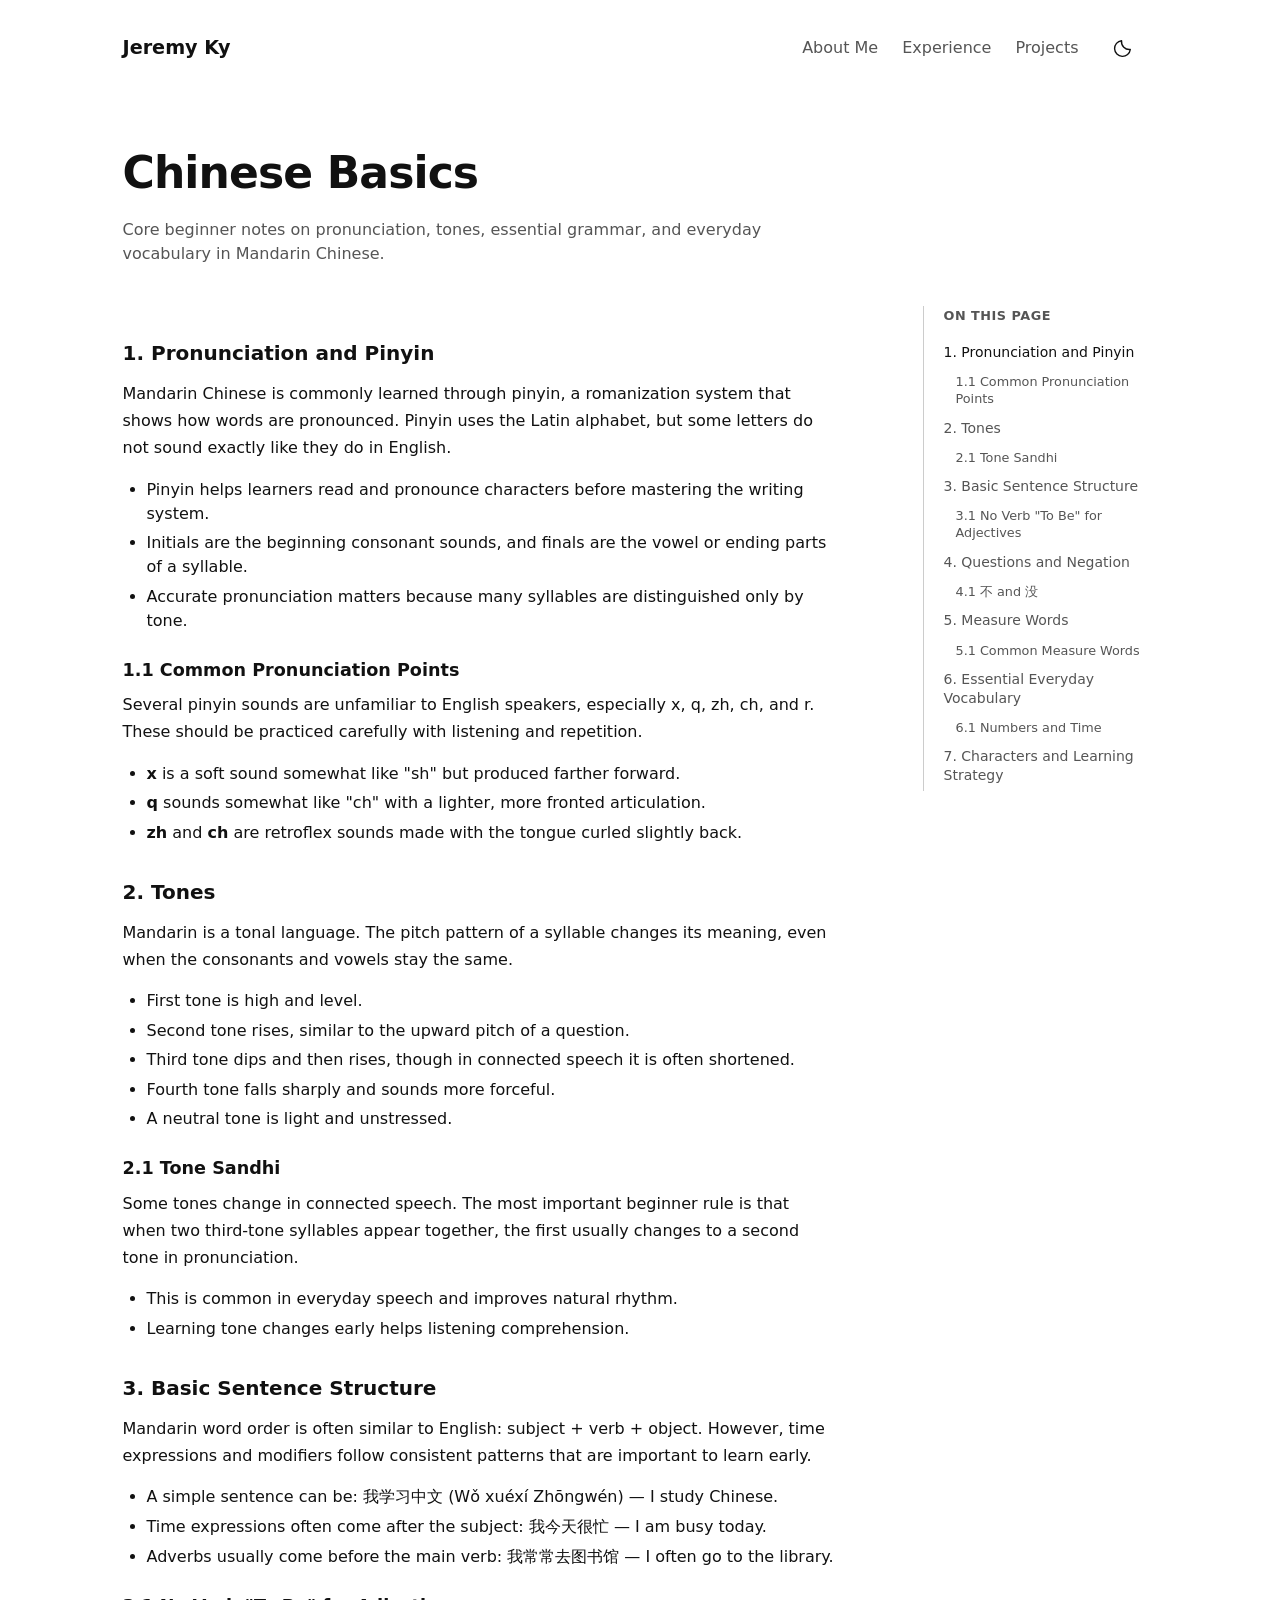
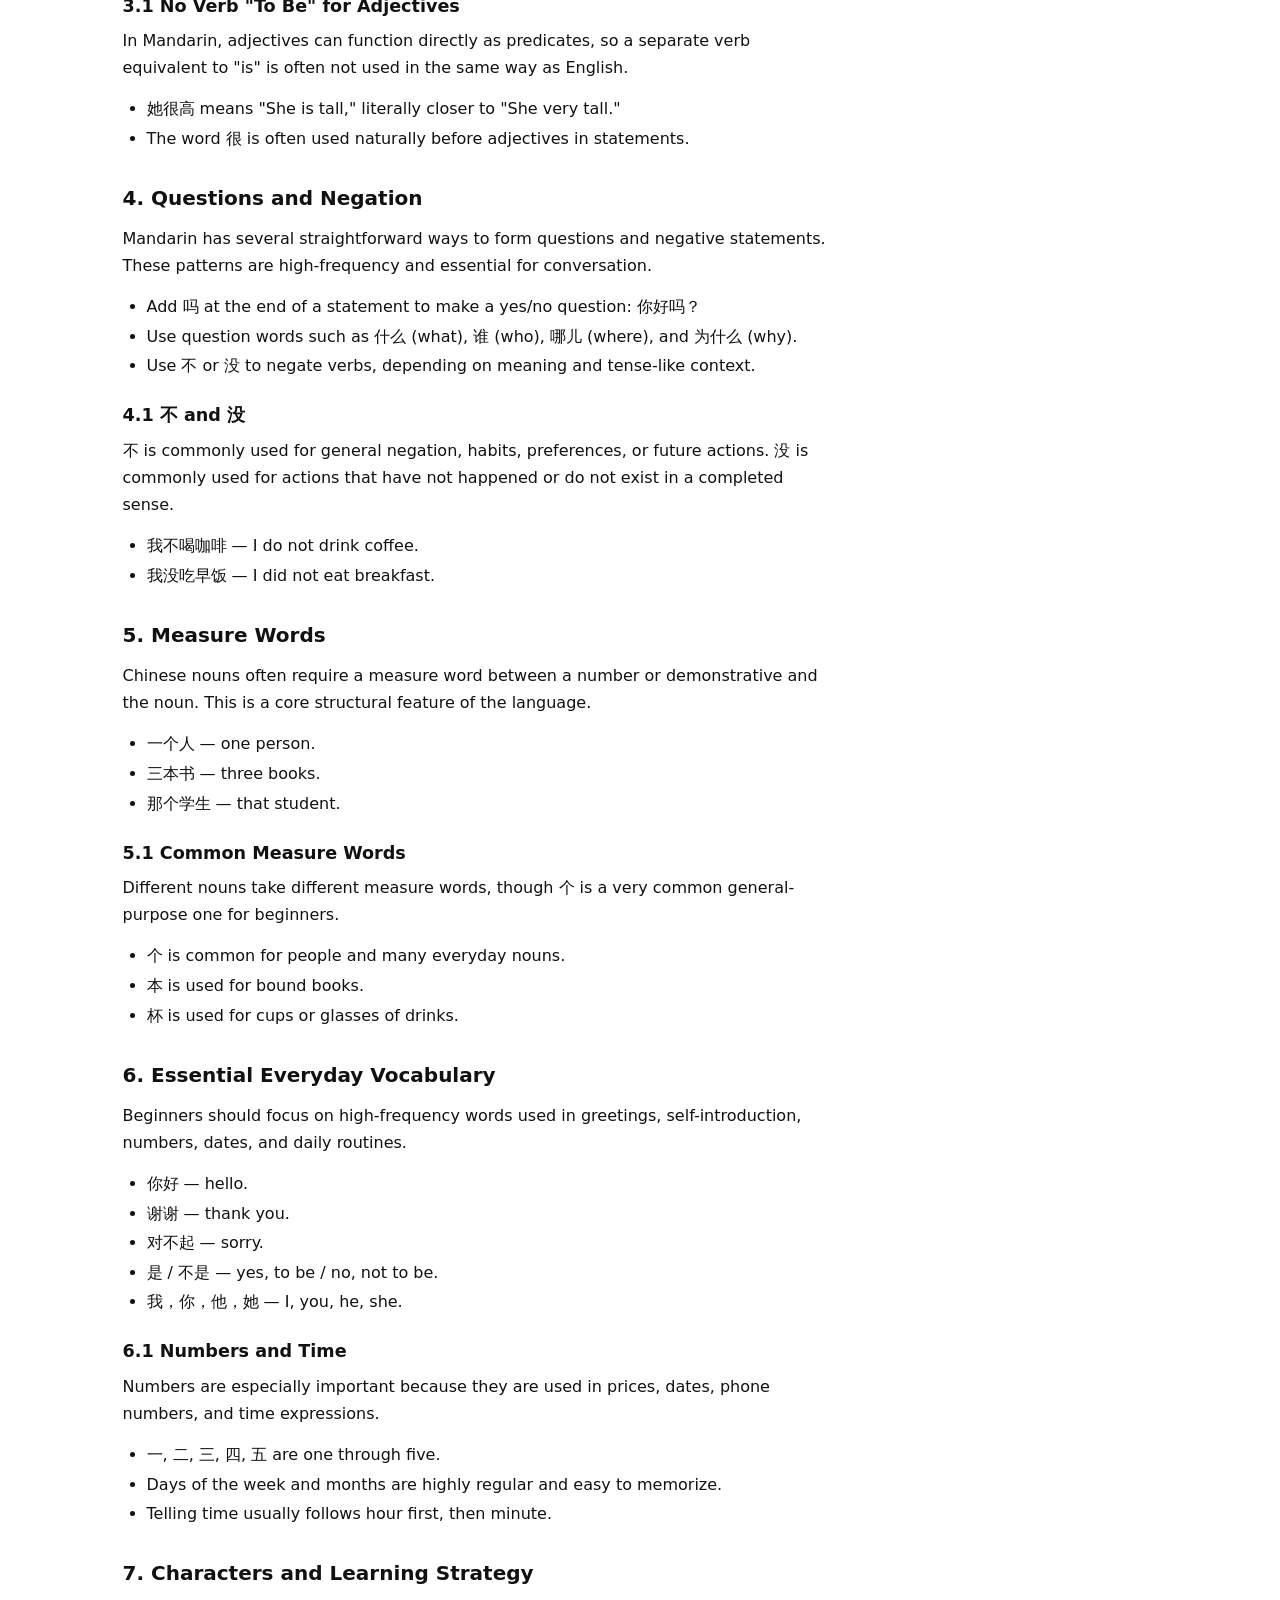
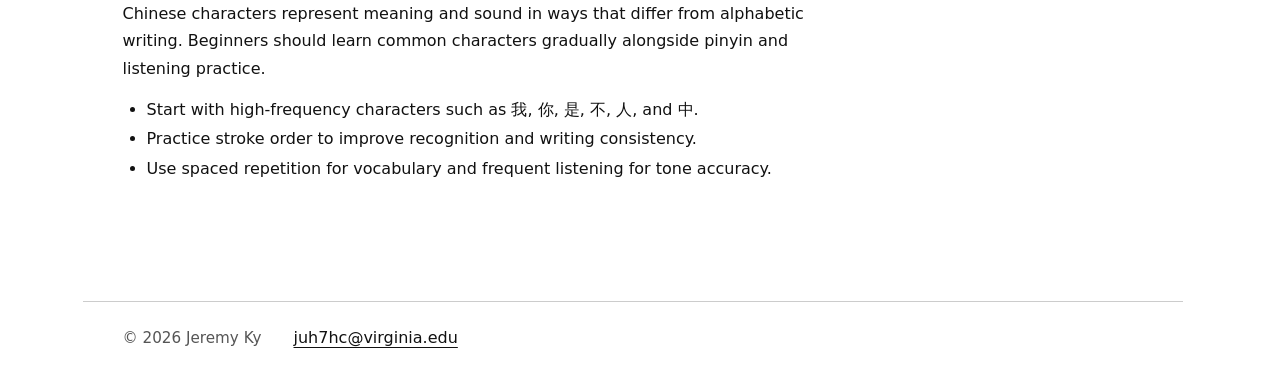
<file: pages/notes/chinese-basics.html>
<!DOCTYPE html>
<html lang="en" data-theme="light">
<head>
  <meta charset="UTF-8" />
  <meta name="viewport" content="width=device-width, initial-scale=1.0" />
  <title>Chinese Basics · Notes · Jeremy Ky</title>
  <link rel="icon" href="../../assets/img/favicon.jpeg" type="image/jpeg">
  <link rel="stylesheet" href="/assets/css/styles.css?v=20261103-photo-layout" />
  <script src="/assets/js/theme.js"></script>
</head>

<body>
  <header class="site-header">
    <nav class="nav container" aria-label="Main navigation">
      <a class="nav__brand" href="/">Jeremy Ky</a>
      <div class="nav__right">
        <a href="/pages/about.html">About Me</a>
        <a href="/pages/experience.html">Experience</a>
        <a href="/pages/projects.html">Projects</a>
        <button class="theme-toggle" type="button" aria-label="Switch to dark mode">
          <svg class="theme-icon theme-icon--moon" width="21" height="21" viewBox="0 0 24 24" fill="none" stroke="currentColor" stroke-width="1.6" stroke-linecap="round" stroke-linejoin="round" aria-hidden="true">
            <path d="M20.9 13.1A9 9 0 0 1 10.9 3.1a9 9 0 1 0 10 10Z" />
          </svg>
          <svg class="theme-icon theme-icon--sun" width="21" height="21" viewBox="0 0 24 24" fill="none" stroke="currentColor" stroke-width="1.6" stroke-linecap="round" aria-hidden="true">
            <circle cx="12" cy="12" r="4" />
            <path d="M12 2v2m0 16v2M2 12h2m16 0h2M4.93 4.93l1.42 1.42m11.3 11.3 1.42 1.42M4.93 19.07l1.42-1.42m11.3-11.3 1.42-1.42" />
          </svg>
        </button>
      </div>
    </nav>
  </header>

  <main class="container page">
    <header class="page__header">
      <h1 class="page__title">Chinese Basics</h1>
      <p class="page__subtitle">
        Core beginner notes on pronunciation, tones, essential grammar, and everyday vocabulary in Mandarin Chinese.
      </p>
    </header>

    <div class="notes-layout notes-topic-page">
      <div id="notes-content">
        <div class="blog-post__body">
          <h2 id="pronunciation-and-pinyin">1. Pronunciation and Pinyin</h2>
          <p>
            Mandarin Chinese is commonly learned through pinyin, a romanization system that shows how words are pronounced.
            Pinyin uses the Latin alphabet, but some letters do not sound exactly like they do in English.
          </p>
          <ul>
            <li>Pinyin helps learners read and pronounce characters before mastering the writing system.</li>
            <li>Initials are the beginning consonant sounds, and finals are the vowel or ending parts of a syllable.</li>
            <li>Accurate pronunciation matters because many syllables are distinguished only by tone.</li>
          </ul>

          <h3 id="common-pronunciation-points">1.1 Common Pronunciation Points</h3>
          <p>
            Several pinyin sounds are unfamiliar to English speakers, especially x, q, zh, ch, and r. These should be practiced
            carefully with listening and repetition.
          </p>
          <ul>
            <li><strong>x</strong> is a soft sound somewhat like "sh" but produced farther forward.</li>
            <li><strong>q</strong> sounds somewhat like "ch" with a lighter, more fronted articulation.</li>
            <li><strong>zh</strong> and <strong>ch</strong> are retroflex sounds made with the tongue curled slightly back.</li>
          </ul>

          <h2 id="tones">2. Tones</h2>
          <p>
            Mandarin is a tonal language. The pitch pattern of a syllable changes its meaning, even when the consonants and vowels stay the same.
          </p>
          <ul>
            <li>First tone is high and level.</li>
            <li>Second tone rises, similar to the upward pitch of a question.</li>
            <li>Third tone dips and then rises, though in connected speech it is often shortened.</li>
            <li>Fourth tone falls sharply and sounds more forceful.</li>
            <li>A neutral tone is light and unstressed.</li>
          </ul>

          <h3 id="tone-sandhi">2.1 Tone Sandhi</h3>
          <p>
            Some tones change in connected speech. The most important beginner rule is that when two third-tone syllables appear together,
            the first usually changes to a second tone in pronunciation.
          </p>
          <ul>
            <li>This is common in everyday speech and improves natural rhythm.</li>
            <li>Learning tone changes early helps listening comprehension.</li>
          </ul>

          <h2 id="basic-sentence-structure">3. Basic Sentence Structure</h2>
          <p>
            Mandarin word order is often similar to English: subject + verb + object. However, time expressions and modifiers follow consistent patterns
            that are important to learn early.
          </p>
          <ul>
            <li>A simple sentence can be: 我学习中文 (Wǒ xuéxí Zhōngwén) — I study Chinese.</li>
            <li>Time expressions often come after the subject: 我今天很忙 — I am busy today.</li>
            <li>Adverbs usually come before the main verb: 我常常去图书馆 — I often go to the library.</li>
          </ul>

          <h3 id="no-verb-to-be-for-adjectives">3.1 No Verb "To Be" for Adjectives</h3>
          <p>
            In Mandarin, adjectives can function directly as predicates, so a separate verb equivalent to "is" is often not used in the same way as English.
          </p>
          <ul>
            <li>她很高 means "She is tall," literally closer to "She very tall."</li>
            <li>The word 很 is often used naturally before adjectives in statements.</li>
          </ul>

          <h2 id="questions-and-negation">4. Questions and Negation</h2>
          <p>
            Mandarin has several straightforward ways to form questions and negative statements. These patterns are high-frequency and essential for conversation.
          </p>
          <ul>
            <li>Add 吗 at the end of a statement to make a yes/no question: 你好吗？</li>
            <li>Use question words such as 什么 (what), 谁 (who), 哪儿 (where), and 为什么 (why).</li>
            <li>Use 不 or 没 to negate verbs, depending on meaning and tense-like context.</li>
          </ul>

          <h3 id="bu-and-mei">4.1 不 and 没</h3>
          <p>
            不 is commonly used for general negation, habits, preferences, or future actions. 没 is commonly used for actions that have not happened or do not exist in a completed sense.
          </p>
          <ul>
            <li>我不喝咖啡 — I do not drink coffee.</li>
            <li>我没吃早饭 — I did not eat breakfast.</li>
          </ul>

          <h2 id="measure-words">5. Measure Words</h2>
          <p>
            Chinese nouns often require a measure word between a number or demonstrative and the noun. This is a core structural feature of the language.
          </p>
          <ul>
            <li>一个人 — one person.</li>
            <li>三本书 — three books.</li>
            <li>那个学生 — that student.</li>
          </ul>

          <h3 id="common-measure-words">5.1 Common Measure Words</h3>
          <p>
            Different nouns take different measure words, though 个 is a very common general-purpose one for beginners.
          </p>
          <ul>
            <li>个 is common for people and many everyday nouns.</li>
            <li>本 is used for bound books.</li>
            <li>杯 is used for cups or glasses of drinks.</li>
          </ul>

          <h2 id="essential-everyday-vocabulary">6. Essential Everyday Vocabulary</h2>
          <p>
            Beginners should focus on high-frequency words used in greetings, self-introduction, numbers, dates, and daily routines.
          </p>
          <ul>
            <li>你好 — hello.</li>
            <li>谢谢 — thank you.</li>
            <li>对不起 — sorry.</li>
            <li>是 / 不是 — yes, to be / no, not to be.</li>
            <li>我，你，他，她 — I, you, he, she.</li>
          </ul>

          <h3 id="numbers-and-time">6.1 Numbers and Time</h3>
          <p>
            Numbers are especially important because they are used in prices, dates, phone numbers, and time expressions.
          </p>
          <ul>
            <li>一, 二, 三, 四, 五 are one through five.</li>
            <li>Days of the week and months are highly regular and easy to memorize.</li>
            <li>Telling time usually follows hour first, then minute.</li>
          </ul>

          <h2 id="characters-and-learning-strategy">7. Characters and Learning Strategy</h2>
          <p>
            Chinese characters represent meaning and sound in ways that differ from alphabetic writing. Beginners should learn common characters gradually alongside pinyin and listening practice.
          </p>
          <ul>
            <li>Start with high-frequency characters such as 我, 你, 是, 不, 人, and 中.</li>
            <li>Practice stroke order to improve recognition and writing consistency.</li>
            <li>Use spaced repetition for vocabulary and frequent listening for tone accuracy.</li>
          </ul>
        </div>
      </div>

      <nav class="notes-outline" aria-label="On this page">
        <p class="notes-outline__title">On this page</p>
        <ul class="notes-outline__nav" id="notes-outline-list"></ul>
      </nav>
    </div>
  </main>

  <footer class="site-footer">
    <div class="container footer">
      <p class="footer__small">© <span id="year"></span> Jeremy Ky</p>
      <div class="footer__links">
        <a href="mailto:juh7hc@virginia.edu">juh7hc@virginia.edu</a>
      </div>
    </div>
  </footer>

  <script>
    document.getElementById("year").textContent = new Date().getFullYear();


    const notesContent = document.getElementById("notes-content");
    const outlineList = document.getElementById("notes-outline-list");
    function slugify(text) {
      return text.toLowerCase().replace(/[^a-z0-9]+/g, "-").replace(/^-|-$/g, "");
    }
    function ensureHeadingIds(container) {
      if (!container) return;
      container.querySelectorAll("h2, h3").forEach((h, i) => {
        if (!h.id) h.id = slugify(h.textContent) || "section-" + i;
      });
    }
    function buildOutline() {
      outlineList.innerHTML = "";
      if (!notesContent) return;
      const headings = notesContent.querySelectorAll("h2, h3");
      headings.forEach((h) => {
        const li = document.createElement("li");
        li.className = "notes-outline__item" + (h.tagName === "H3" ? " notes-outline__item--h3" : "");
        const a = document.createElement("a");
        a.className = "notes-outline__link";
        a.href = "#" + h.id;
        a.textContent = h.textContent.trim();
        a.addEventListener("click", (e) => {
          e.preventDefault();
          h.scrollIntoView({ behavior: "smooth", block: "start" });
        });
        li.appendChild(a);
        outlineList.appendChild(li);
      });
    }
    ensureHeadingIds(notesContent);
    buildOutline();
    if (window.location.hash) {
      const target = document.querySelector(window.location.hash);
      if (target) target.scrollIntoView({ behavior: "smooth", block: "start" });
    }
    const outlineLinks = () => outlineList.querySelectorAll(".notes-outline__link");
    function updateOutlineActive() {
      const headings = Array.from(notesContent.querySelectorAll("h2, h3"));
      let current = headings[0] && headings[0].id;
      const viewportTop = 100;
      for (const h of headings) {
        if (h.getBoundingClientRect().top <= viewportTop) current = h.id;
      }
      outlineLinks().forEach((a) => {
        a.classList.toggle("is-active", a.getAttribute("href") === "#" + current);
      });
    }
    window.addEventListener("scroll", updateOutlineActive, { passive: true });
    updateOutlineActive();
  </script>
</body>
</html>
</file>
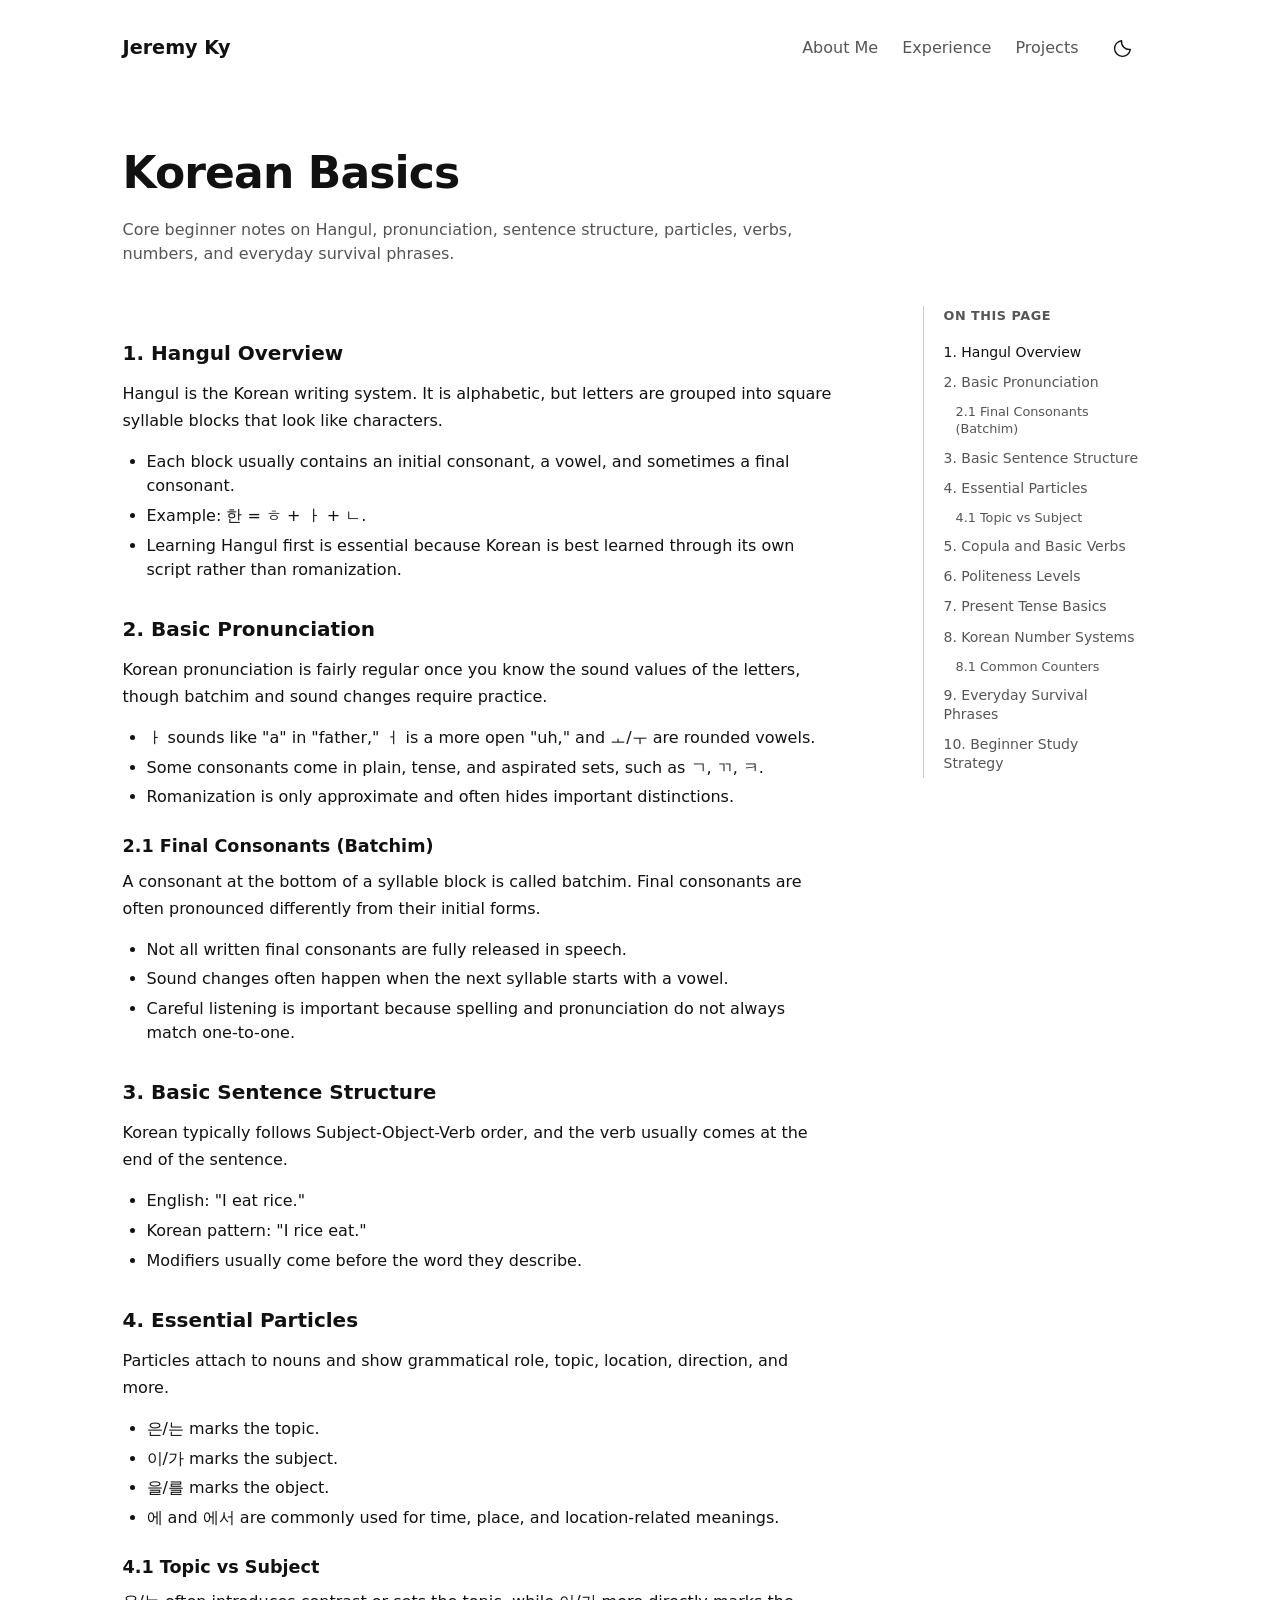
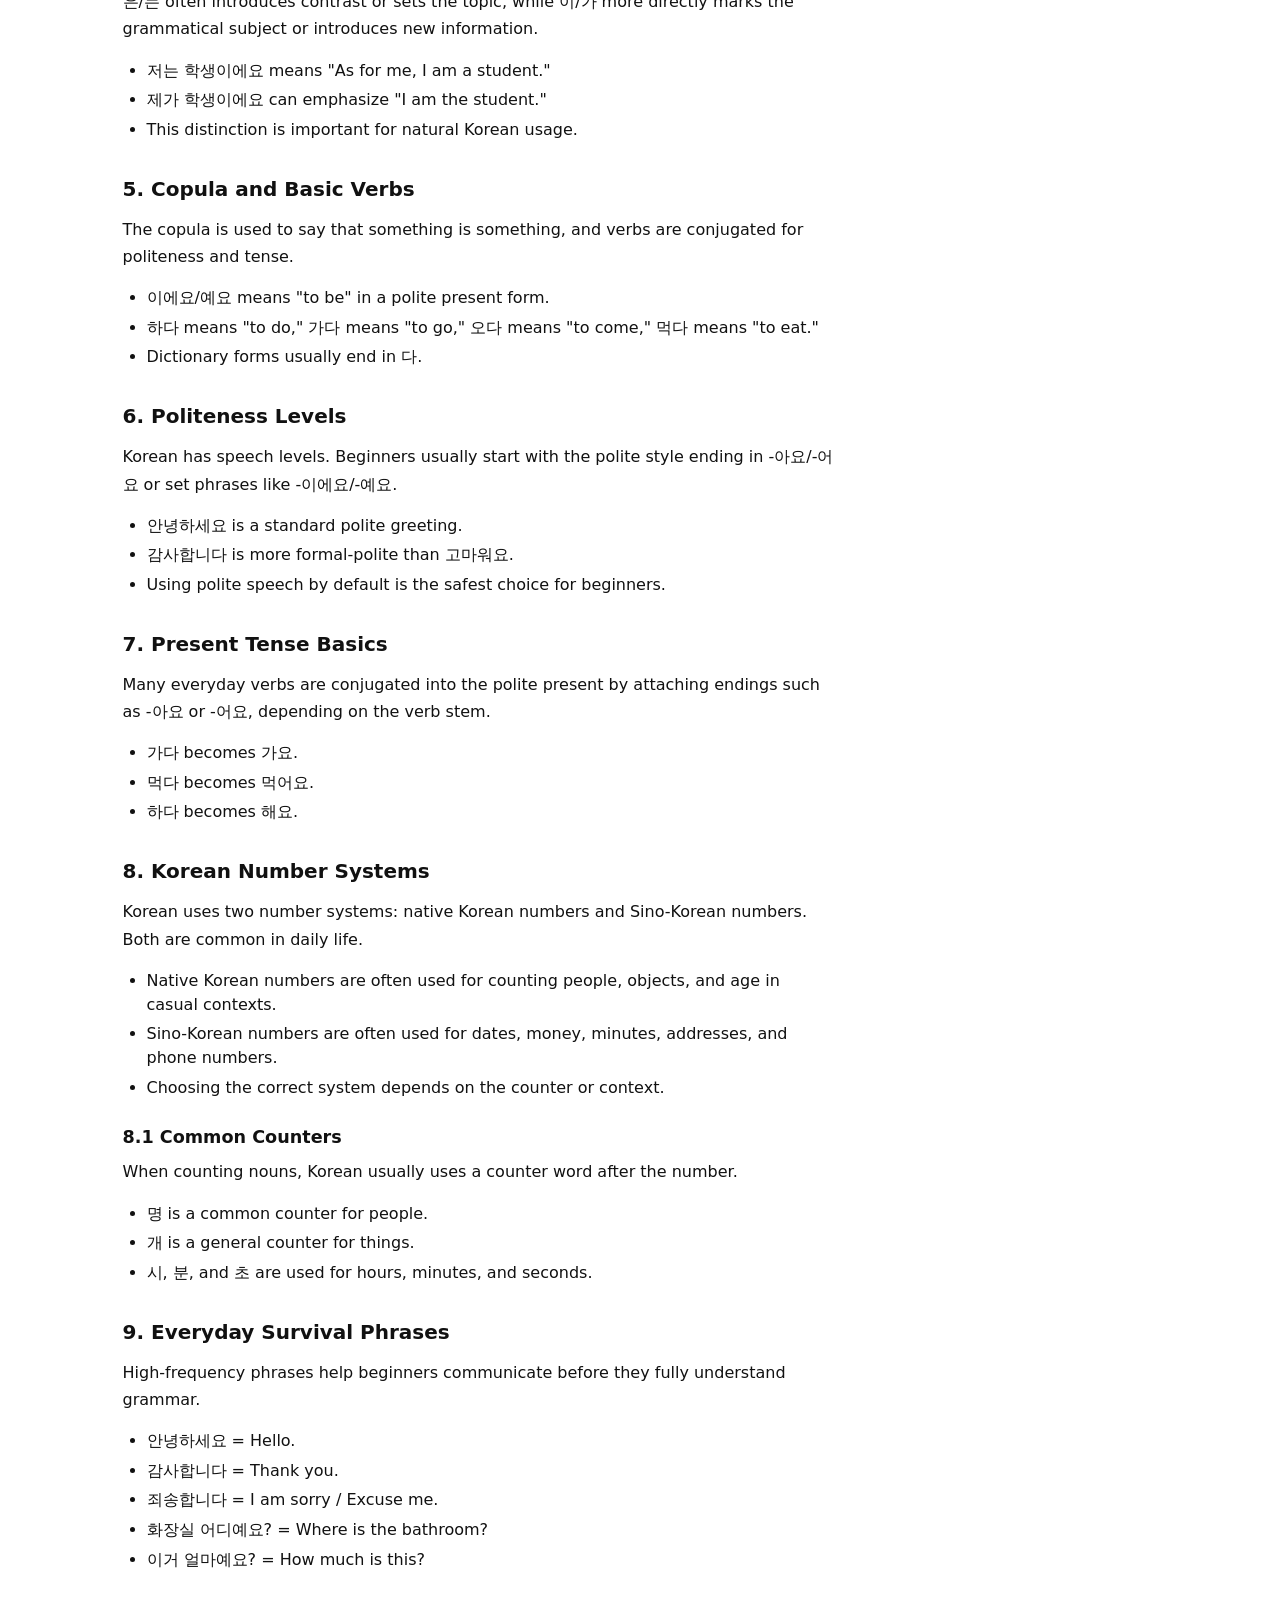
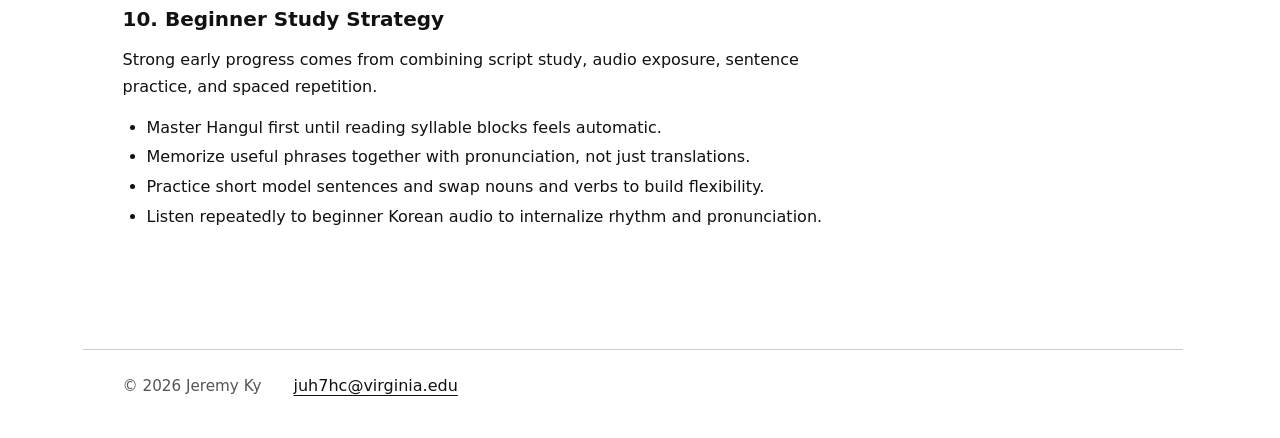
<file: pages/notes/korean-basics.html>
<!DOCTYPE html>
<html lang="en" data-theme="light">
<head>
  <meta charset="UTF-8" />
  <meta name="viewport" content="width=device-width, initial-scale=1.0" />
  <title>Korean Basics · Notes · Jeremy Ky</title>
  <link rel="icon" href="../../assets/img/favicon.jpeg" type="image/jpeg">
  <link rel="stylesheet" href="/assets/css/styles.css?v=20261103-photo-layout" />
  <script src="/assets/js/theme.js"></script>
</head>

<body>
  <header class="site-header">
    <nav class="nav container" aria-label="Main navigation">
      <a class="nav__brand" href="/">Jeremy Ky</a>
      <div class="nav__right">
        <a href="/pages/about.html">About Me</a>
        <a href="/pages/experience.html">Experience</a>
        <a href="/pages/projects.html">Projects</a>
        <button class="theme-toggle" type="button" aria-label="Switch to dark mode">
          <svg class="theme-icon theme-icon--moon" width="21" height="21" viewBox="0 0 24 24" fill="none" stroke="currentColor" stroke-width="1.6" stroke-linecap="round" stroke-linejoin="round" aria-hidden="true">
            <path d="M20.9 13.1A9 9 0 0 1 10.9 3.1a9 9 0 1 0 10 10Z" />
          </svg>
          <svg class="theme-icon theme-icon--sun" width="21" height="21" viewBox="0 0 24 24" fill="none" stroke="currentColor" stroke-width="1.6" stroke-linecap="round" aria-hidden="true">
            <circle cx="12" cy="12" r="4" />
            <path d="M12 2v2m0 16v2M2 12h2m16 0h2M4.93 4.93l1.42 1.42m11.3 11.3 1.42 1.42M4.93 19.07l1.42-1.42m11.3-11.3 1.42-1.42" />
          </svg>
        </button>
      </div>
    </nav>
  </header>

  <main class="container page">
    <header class="page__header">
      <h1 class="page__title">Korean Basics</h1>
      <p class="page__subtitle">
        Core beginner notes on Hangul, pronunciation, sentence structure, particles, verbs, numbers, and everyday survival phrases.
      </p>
    </header>

    <div class="notes-layout notes-topic-page">
      <div id="notes-content">
        <div class="blog-post__body">
          <h2 id="hangul-overview">1. Hangul Overview</h2>
          <p>Hangul is the Korean writing system. It is alphabetic, but letters are grouped into square syllable blocks that look like characters.</p>
          <ul>
            <li>Each block usually contains an initial consonant, a vowel, and sometimes a final consonant.</li>
            <li>Example: 한 = ㅎ + ㅏ + ㄴ.</li>
            <li>Learning Hangul first is essential because Korean is best learned through its own script rather than romanization.</li>
          </ul>

          <h2 id="basic-pronunciation">2. Basic Pronunciation</h2>
          <p>Korean pronunciation is fairly regular once you know the sound values of the letters, though batchim and sound changes require practice.</p>
          <ul>
            <li>ㅏ sounds like "a" in "father," ㅓ is a more open "uh," and ㅗ/ㅜ are rounded vowels.</li>
            <li>Some consonants come in plain, tense, and aspirated sets, such as ㄱ, ㄲ, ㅋ.</li>
            <li>Romanization is only approximate and often hides important distinctions.</li>
          </ul>

          <h3 id="batchim">2.1 Final Consonants (Batchim)</h3>
          <p>A consonant at the bottom of a syllable block is called batchim. Final consonants are often pronounced differently from their initial forms.</p>
          <ul>
            <li>Not all written final consonants are fully released in speech.</li>
            <li>Sound changes often happen when the next syllable starts with a vowel.</li>
            <li>Careful listening is important because spelling and pronunciation do not always match one-to-one.</li>
          </ul>

          <h2 id="sentence-structure">3. Basic Sentence Structure</h2>
          <p>Korean typically follows Subject-Object-Verb order, and the verb usually comes at the end of the sentence.</p>
          <ul>
            <li>English: "I eat rice."</li>
            <li>Korean pattern: "I rice eat."</li>
            <li>Modifiers usually come before the word they describe.</li>
          </ul>

          <h2 id="particles">4. Essential Particles</h2>
          <p>Particles attach to nouns and show grammatical role, topic, location, direction, and more.</p>
          <ul>
            <li>은/는 marks the topic.</li>
            <li>이/가 marks the subject.</li>
            <li>을/를 marks the object.</li>
            <li>에 and 에서 are commonly used for time, place, and location-related meanings.</li>
          </ul>

          <h3 id="topic-vs-subject">4.1 Topic vs Subject</h3>
          <p>은/는 often introduces contrast or sets the topic, while 이/가 more directly marks the grammatical subject or introduces new information.</p>
          <ul>
            <li>저는 학생이에요 means "As for me, I am a student."</li>
            <li>제가 학생이에요 can emphasize "I am the student."</li>
            <li>This distinction is important for natural Korean usage.</li>
          </ul>

          <h2 id="copula-and-basic-verbs">5. Copula and Basic Verbs</h2>
          <p>The copula is used to say that something is something, and verbs are conjugated for politeness and tense.</p>
          <ul>
            <li>이에요/예요 means "to be" in a polite present form.</li>
            <li>하다 means "to do," 가다 means "to go," 오다 means "to come," 먹다 means "to eat."</li>
            <li>Dictionary forms usually end in 다.</li>
          </ul>

          <h2 id="politeness-levels">6. Politeness Levels</h2>
          <p>Korean has speech levels. Beginners usually start with the polite style ending in -아요/-어요 or set phrases like -이에요/-예요.</p>
          <ul>
            <li>안녕하세요 is a standard polite greeting.</li>
            <li>감사합니다 is more formal-polite than 고마워요.</li>
            <li>Using polite speech by default is the safest choice for beginners.</li>
          </ul>

          <h2 id="present-tense-basics">7. Present Tense Basics</h2>
          <p>Many everyday verbs are conjugated into the polite present by attaching endings such as -아요 or -어요, depending on the verb stem.</p>
          <ul>
            <li>가다 becomes 가요.</li>
            <li>먹다 becomes 먹어요.</li>
            <li>하다 becomes 해요.</li>
          </ul>

          <h2 id="numbers-systems">8. Korean Number Systems</h2>
          <p>Korean uses two number systems: native Korean numbers and Sino-Korean numbers. Both are common in daily life.</p>
          <ul>
            <li>Native Korean numbers are often used for counting people, objects, and age in casual contexts.</li>
            <li>Sino-Korean numbers are often used for dates, money, minutes, addresses, and phone numbers.</li>
            <li>Choosing the correct system depends on the counter or context.</li>
          </ul>

          <h3 id="common-counters">8.1 Common Counters</h3>
          <p>When counting nouns, Korean usually uses a counter word after the number.</p>
          <ul>
            <li>명 is a common counter for people.</li>
            <li>개 is a general counter for things.</li>
            <li>시, 분, and 초 are used for hours, minutes, and seconds.</li>
          </ul>

          <h2 id="everyday-phrases">9. Everyday Survival Phrases</h2>
          <p>High-frequency phrases help beginners communicate before they fully understand grammar.</p>
          <ul>
            <li>안녕하세요 = Hello.</li>
            <li>감사합니다 = Thank you.</li>
            <li>죄송합니다 = I am sorry / Excuse me.</li>
            <li>화장실 어디예요? = Where is the bathroom?</li>
            <li>이거 얼마예요? = How much is this?</li>
          </ul>

          <h2 id="study-strategy">10. Beginner Study Strategy</h2>
          <p>Strong early progress comes from combining script study, audio exposure, sentence practice, and spaced repetition.</p>
          <ul>
            <li>Master Hangul first until reading syllable blocks feels automatic.</li>
            <li>Memorize useful phrases together with pronunciation, not just translations.</li>
            <li>Practice short model sentences and swap nouns and verbs to build flexibility.</li>
            <li>Listen repeatedly to beginner Korean audio to internalize rhythm and pronunciation.</li>
          </ul>
        </div>
      </div>

      <nav class="notes-outline" aria-label="On this page">
        <p class="notes-outline__title">On this page</p>
        <ul class="notes-outline__nav" id="notes-outline-list"></ul>
      </nav>
    </div>
  </main>

  <footer class="site-footer">
    <div class="container footer">
      <p class="footer__small">© <span id="year"></span> Jeremy Ky</p>
      <div class="footer__links">
        <a href="mailto:juh7hc@virginia.edu">juh7hc@virginia.edu</a>
      </div>
    </div>
  </footer>

  <script>
    document.getElementById("year").textContent = new Date().getFullYear();


    const notesContent = document.getElementById("notes-content");
    const outlineList = document.getElementById("notes-outline-list");
    function slugify(text) {
      return text.toLowerCase().replace(/[^a-z0-9]+/g, "-").replace(/^-|-$/g, "");
    }
    function ensureHeadingIds(container) {
      if (!container) return;
      container.querySelectorAll("h2, h3").forEach((h, i) => {
        if (!h.id) h.id = slugify(h.textContent) || "section-" + i;
      });
    }
    function buildOutline() {
      outlineList.innerHTML = "";
      if (!notesContent) return;
      const headings = notesContent.querySelectorAll("h2, h3");
      headings.forEach((h) => {
        const li = document.createElement("li");
        li.className = "notes-outline__item" + (h.tagName === "H3" ? " notes-outline__item--h3" : "");
        const a = document.createElement("a");
        a.className = "notes-outline__link";
        a.href = "#" + h.id;
        a.textContent = h.textContent.trim();
        a.addEventListener("click", (e) => {
          e.preventDefault();
          h.scrollIntoView({ behavior: "smooth", block: "start" });
        });
        li.appendChild(a);
        outlineList.appendChild(li);
      });
    }
    ensureHeadingIds(notesContent);
    buildOutline();
    if (window.location.hash) {
      const target = document.querySelector(window.location.hash);
      if (target) target.scrollIntoView({ behavior: "smooth", block: "start" });
    }
    const outlineLinks = () => outlineList.querySelectorAll(".notes-outline__link");
    function updateOutlineActive() {
      const headings = Array.from(notesContent.querySelectorAll("h2, h3"));
      let current = headings[0] && headings[0].id;
      const viewportTop = 100;
      for (const h of headings) {
        if (h.getBoundingClientRect().top <= viewportTop) current = h.id;
      }
      outlineLinks().forEach((a) => {
        a.classList.toggle("is-active", a.getAttribute("href") === "#" + current);
      });
    }
    window.addEventListener("scroll", updateOutlineActive, { passive: true });
    updateOutlineActive();
  </script>
</body>
</html>
</file>
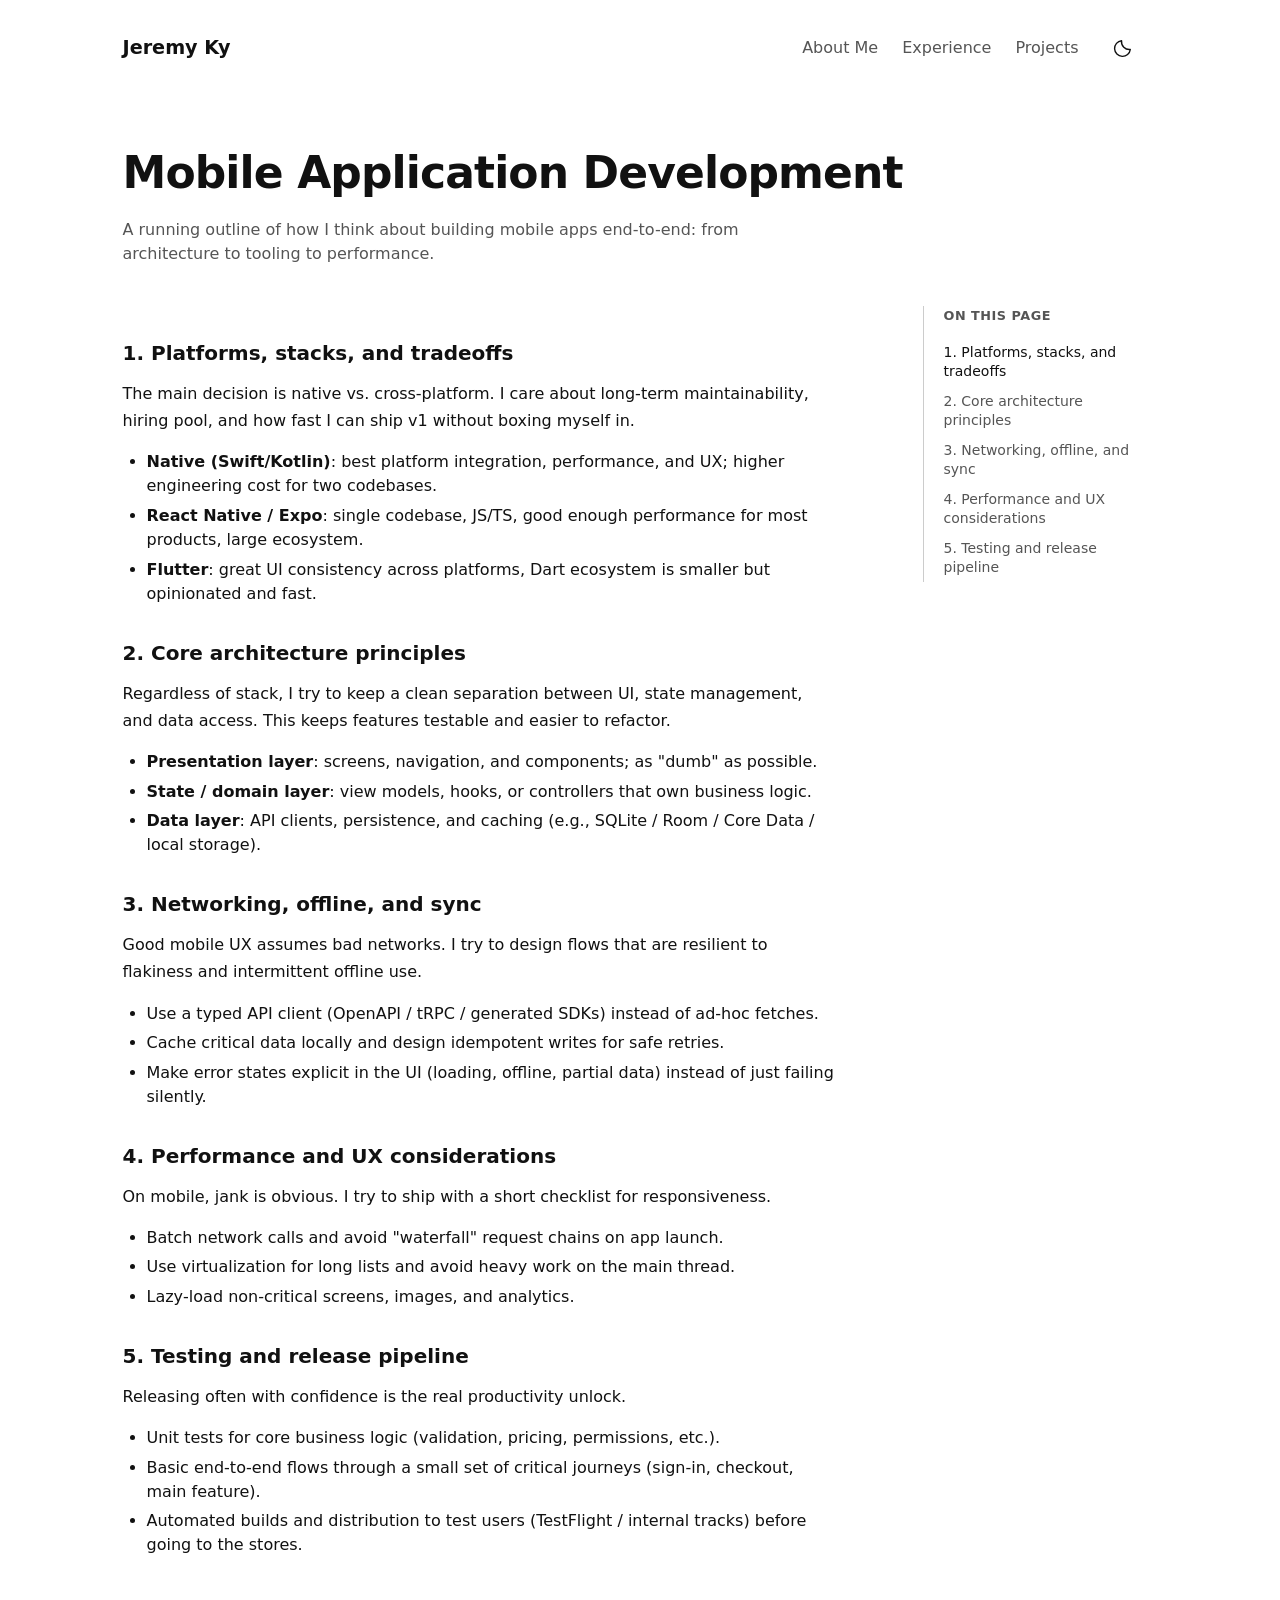
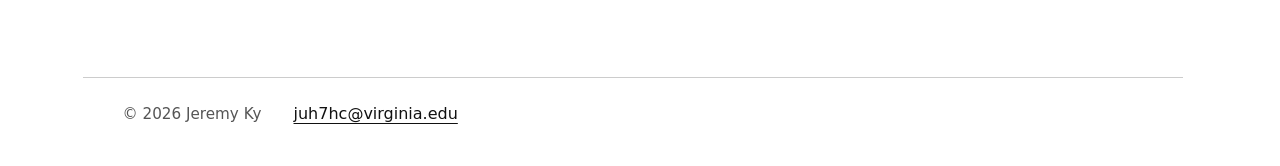
<file: pages/notes/mobile-app-dev.html>
<!DOCTYPE html>
<html lang="en" data-theme="light">
<head>
  <meta charset="UTF-8" />
  <meta name="viewport" content="width=device-width, initial-scale=1.0" />
  <title>Mobile Application Development · Notes · Jeremy Ky</title>
  <link rel="icon" href="../../assets/img/favicon.jpeg" type="image/jpeg">
  <link rel="stylesheet" href="/assets/css/styles.css?v=20261103-photo-layout" />
  <script src="/assets/js/theme.js"></script>
</head>

<body>
  <header class="site-header">
    <nav class="nav container" aria-label="Main navigation">
      <a class="nav__brand" href="/">Jeremy Ky</a>
      <div class="nav__right">
        <a href="/pages/about.html">About Me</a>
        <a href="/pages/experience.html">Experience</a>
        <a href="/pages/projects.html">Projects</a>
        <button class="theme-toggle" type="button" aria-label="Switch to dark mode">
          <svg class="theme-icon theme-icon--moon" width="21" height="21" viewBox="0 0 24 24" fill="none" stroke="currentColor" stroke-width="1.6" stroke-linecap="round" stroke-linejoin="round" aria-hidden="true">
            <path d="M20.9 13.1A9 9 0 0 1 10.9 3.1a9 9 0 1 0 10 10Z" />
          </svg>
          <svg class="theme-icon theme-icon--sun" width="21" height="21" viewBox="0 0 24 24" fill="none" stroke="currentColor" stroke-width="1.6" stroke-linecap="round" aria-hidden="true">
            <circle cx="12" cy="12" r="4" />
            <path d="M12 2v2m0 16v2M2 12h2m16 0h2M4.93 4.93l1.42 1.42m11.3 11.3 1.42 1.42M4.93 19.07l1.42-1.42m11.3-11.3 1.42-1.42" />
          </svg>
        </button>
      </div>
    </nav>
  </header>

  <main class="container page">
    <header class="page__header">
      <h1 class="page__title">Mobile Application Development</h1>
      <p class="page__subtitle">
        A running outline of how I think about building mobile apps end-to-end: from architecture to tooling to performance.
      </p>
    </header>

    <div class="notes-layout notes-topic-page">
      <div id="notes-content">
        <div class="blog-post__body">
          <h2 id="platforms-stacks">1. Platforms, stacks, and tradeoffs</h2>
          <p>
            The main decision is native vs. cross‑platform. I care about long‑term maintainability, hiring pool, and how fast I
            can ship v1 without boxing myself in.
          </p>
          <ul>
            <li><strong>Native (Swift/Kotlin)</strong>: best platform integration, performance, and UX; higher engineering cost for two codebases.</li>
            <li><strong>React Native / Expo</strong>: single codebase, JS/TS, good enough performance for most products, large ecosystem.</li>
            <li><strong>Flutter</strong>: great UI consistency across platforms, Dart ecosystem is smaller but opinionated and fast.</li>
          </ul>

          <h2 id="core-architecture">2. Core architecture principles</h2>
          <p>
            Regardless of stack, I try to keep a clean separation between UI, state management, and data access. This keeps features testable and easier to refactor.
          </p>
          <ul>
            <li><strong>Presentation layer</strong>: screens, navigation, and components; as "dumb" as possible.</li>
            <li><strong>State / domain layer</strong>: view models, hooks, or controllers that own business logic.</li>
            <li><strong>Data layer</strong>: API clients, persistence, and caching (e.g., SQLite / Room / Core Data / local storage).</li>
          </ul>

          <h2 id="networking-offline">3. Networking, offline, and sync</h2>
          <p>
            Good mobile UX assumes bad networks. I try to design flows that are resilient to flakiness and intermittent offline use.
          </p>
          <ul>
            <li>Use a typed API client (OpenAPI / tRPC / generated SDKs) instead of ad‑hoc fetches.</li>
            <li>Cache critical data locally and design idempotent writes for safe retries.</li>
            <li>Make error states explicit in the UI (loading, offline, partial data) instead of just failing silently.</li>
          </ul>

          <h2 id="performance-ux">4. Performance and UX considerations</h2>
          <p>
            On mobile, jank is obvious. I try to ship with a short checklist for responsiveness.
          </p>
          <ul>
            <li>Batch network calls and avoid "waterfall" request chains on app launch.</li>
            <li>Use virtualization for long lists and avoid heavy work on the main thread.</li>
            <li>Lazy‑load non‑critical screens, images, and analytics.</li>
          </ul>

          <h2 id="testing-release">5. Testing and release pipeline</h2>
          <p>
            Releasing often with confidence is the real productivity unlock.
          </p>
          <ul>
            <li>Unit tests for core business logic (validation, pricing, permissions, etc.).</li>
            <li>Basic end‑to‑end flows through a small set of critical journeys (sign‑in, checkout, main feature).</li>
            <li>Automated builds and distribution to test users (TestFlight / internal tracks) before going to the stores.</li>
          </ul>
        </div>
      </div>

      <nav class="notes-outline" aria-label="On this page">
        <p class="notes-outline__title">On this page</p>
        <ul class="notes-outline__nav" id="notes-outline-list"></ul>
      </nav>
    </div>
  </main>

  <footer class="site-footer">
    <div class="container footer">
      <p class="footer__small">© <span id="year"></span> Jeremy Ky</p>
      <div class="footer__links">
        <a href="mailto:juh7hc@virginia.edu">juh7hc@virginia.edu</a>
      </div>
    </div>
  </footer>

  <script>
    document.getElementById("year").textContent = new Date().getFullYear();


    const notesContent = document.getElementById("notes-content");
    const outlineList = document.getElementById("notes-outline-list");
    function slugify(text) {
      return text.toLowerCase().replace(/[^a-z0-9]+/g, "-").replace(/^-|-$/g, "");
    }
    function ensureHeadingIds(container) {
      if (!container) return;
      container.querySelectorAll("h2, h3").forEach((h, i) => {
        if (!h.id) h.id = slugify(h.textContent) || "section-" + i;
      });
    }
    function buildOutline() {
      outlineList.innerHTML = "";
      if (!notesContent) return;
      const headings = notesContent.querySelectorAll("h2, h3");
      headings.forEach((h) => {
        const li = document.createElement("li");
        li.className = "notes-outline__item" + (h.tagName === "H3" ? " notes-outline__item--h3" : "");
        const a = document.createElement("a");
        a.className = "notes-outline__link";
        a.href = "#" + h.id;
        a.textContent = h.textContent.trim();
        a.addEventListener("click", (e) => {
          e.preventDefault();
          h.scrollIntoView({ behavior: "smooth", block: "start" });
        });
        li.appendChild(a);
        outlineList.appendChild(li);
      });
    }
    ensureHeadingIds(notesContent);
    buildOutline();
    if (window.location.hash) {
      const target = document.querySelector(window.location.hash);
      if (target) target.scrollIntoView({ behavior: "smooth", block: "start" });
    }
    const outlineLinks = () => outlineList.querySelectorAll(".notes-outline__link");
    function updateOutlineActive() {
      const headings = Array.from(notesContent.querySelectorAll("h2, h3"));
      let current = headings[0] && headings[0].id;
      const viewportTop = 100;
      for (const h of headings) {
        if (h.getBoundingClientRect().top <= viewportTop) current = h.id;
      }
      outlineLinks().forEach((a) => {
        a.classList.toggle("is-active", a.getAttribute("href") === "#" + current);
      });
    }
    window.addEventListener("scroll", updateOutlineActive, { passive: true });
    updateOutlineActive();
  </script>
</body>
</html>
</file>
<file: assets/css/styles.css>
/* --------- CSS RESET (lightweight) --------- */
* { box-sizing: border-box; }
html { scrollbar-gutter: stable; }
html, body { height: 100%; }
body { margin: 0; }
img { max-width: 100%; display: block; }

/* --------- THEME VARIABLES --------- */
:root {
  /* Light theme (default) */

  --bg: #ffffff;
  --text: #111111;
  --muted: #555555;
  --link: #111111;
  --border: rgba(0, 0, 0, 0.2);



  --maxw: 1100px;
  --padx: 2.5rem;
  --pady: 2.25rem;

  --font: ui-sans-serif, system-ui, -apple-system, Segoe UI, Roboto, Helvetica, Arial, "Apple Color Emoji", "Segoe UI Emoji";
}

/* dark mode */
html[data-theme="bw"] {
  --bg: #000000;
  --text: #ffffff;
  --muted: #cccccc;
  --link: #ffffff;
  --border: rgba(255, 255, 255, 0.25);
}


/* --------- BASE --------- */
body {
  font-family: var(--font);
  background: var(--bg);
  color: var(--text);
  line-height: 1.5;
}

a {
  color: var(--link);
  text-decoration: underline;
  text-underline-offset: 4px;
}

a:hover {
  opacity: 0.85;
}

.container {
  max-width: var(--maxw);
  margin: 0 auto;
  padding-left: var(--padx);
  padding-right: var(--padx);
}

/* --------- NAV --------- */
.welcome {
  display: none;
}

.welcome-active .welcome {
  position: fixed;
  inset: 0;
  z-index: 100;
  display: grid;
  place-items: center;
  background: var(--bg);
  cursor: pointer;
  transition: background 750ms ease;
}

.welcome__greeting {
  font-family: var(--font), "Noto Sans Khmer", "Khmer Sangam MN";
  font-size: clamp(3rem, 9vw, 6rem);
  line-height: 1.5;
  font-weight: 400;
  color: var(--muted);
  transform-origin: top left;
}

.welcome__hint {
  position: absolute;
  bottom: 2rem;
  color: var(--muted);
  font-size: 0.75rem;
  opacity: 0.6;
}

.welcome-active .site-header,
.welcome-active main,
.welcome-active .site-footer {
  visibility: hidden;
  opacity: 0;
}

.welcome-active .hero__hello {
  visibility: hidden;
}

.welcome-revealing .welcome {
  background: transparent;
}

.welcome-revealing .welcome__hint {
  opacity: 0;
  transition: opacity 150ms;
}

.welcome-revealing .site-header,
.welcome-revealing main,
.welcome-revealing .site-footer {
  visibility: visible;
  opacity: 1;
  transition: opacity 750ms ease;
}

@media (prefers-reduced-motion: reduce) {
  .welcome-active .welcome { display: none; }
  .welcome-active .site-header,
  .welcome-active main,
  .welcome-active .site-footer,
  .welcome-active .hero__hello { visibility: visible; opacity: 1; }
}

.site-header {
  padding-top: 1.75rem;
}

.nav {
  display: flex;
  flex-wrap: wrap;
  gap: 1rem 2rem;
  align-items: center;
  justify-content: space-between;
}

.nav__brand {
  font-size: 1.2rem;
  font-weight: 600;
  text-decoration: none;
}

.nav__right > a {
  color: var(--muted);
  text-decoration: none;
  padding-block: 0.35rem;
}

.nav__right > a:hover,
.nav__right > a[aria-current="page"] {
  color: var(--text);
  text-decoration: underline;
  text-underline-offset: 6px;
}

.nav__right {
  display: flex;
  align-items: center;
  gap: 1.5rem;
}

.theme-toggle {
  appearance: none;
  display: inline-grid;
  place-items: center;
  flex: 0 0 auto;
  width: 40px;
  height: 40px;
  padding: 0;
  border: 0;
  border-radius: 50%;
  background: transparent;
  color: var(--text);
  cursor: pointer;
  transition: background 180ms ease;
}

.theme-toggle:hover {
  background: var(--border);
}

.theme-toggle:focus-visible {
  outline: 2px solid var(--text);
  outline-offset: 3px;
}

.theme-icon--sun { display: none; }
html[data-theme="bw"] .theme-icon--moon { display: none; }
html[data-theme="bw"] .theme-icon--sun { display: block; }

/* --------- HERO --------- */
.hero {
  padding-top: 4.5rem;
  padding-bottom: 4rem;
  display: flex;
  align-items: flex-start;
  justify-content: space-between;
  gap: 3.5rem;
}

.hero__text {
  flex: 1;
  min-width: 0;
}

.hero__hello {
  margin: 0 0 0.75rem 0;
  font-size: 1.15rem;
}

.hero__title {
  margin: 0 0 1rem 0;
  font-size: clamp(2rem, 4vw, 3rem);
  letter-spacing: -0.02em;
}

.hero__subtitle {
  margin: 0 0 2rem 0;
  color: var(--muted);
  max-width: 55ch;
}

.hero__subtitle a {
  color: inherit;
}

.hero__links {
  display: flex;
  flex-wrap: wrap;
  align-items: center;
  gap: 1.25rem 1.75rem;
  margin-top: 0.5rem;
}

/* Icon links */
.icon-link {
  display: inline-flex;
  align-items: center;
  justify-content: center;
  color: var(--text);
  text-decoration: none;
  opacity: 0.8;
  transition: opacity 200ms ease, transform 200ms ease;
}

.icon-link:hover {
  opacity: 1;
  transform: translateY(-1px);
}

.icon-link svg {
  width: 20px;
  height: 20px;
  display: block;
}

.hero__media {
  width: 44%;
  flex: 0 0 auto;
}

.portrait {
  width: 100%;
  height: auto;
  aspect-ratio: 3 / 2;
  object-fit: contain;
  border-radius: 18px;
  border: 1px solid var(--border);
}

/* --------- FOOTER --------- */
.site-footer {
  padding-top: 2.5rem;
  padding-bottom: 2.5rem;
}

.footer {
  display: flex;
  flex-wrap: wrap;
  align-items: baseline;
  justify-content: flex-start;
  gap: 0.75rem 2rem;
  border-top: 1px solid var(--border);
  padding-top: 1.5rem;
}

.footer__small {
  margin: 0;
  color: var(--muted);
  font-size: 0.95rem;
}

/* --------- RESPONSIVE --------- */
@media (max-width: 900px) {
  .hero {
    padding-top: 3.5rem;
    flex-direction: column;
    align-items: stretch;
  }

  .hero__media {
    width: min(560px, 100%);
  }

  .nav__right {
    gap: 1rem;
    flex-wrap: wrap;
    justify-content: flex-end;
  }

  .container {
    padding-left: 1.25rem;
    padding-right: 1.25rem;
  }
}


html, body {
  height: 100%;
  background: var(--bg);
}



/* --------- PAGE --------- */
.page {
  padding-top: 4.5rem;
  padding-bottom: 4rem;
}

.page__header {
  margin-bottom: 2.5rem;
}

.page__title {
  margin: 0 0 0.75rem 0;
  font-size: clamp(2rem, 3.5vw, 2.75rem);
  letter-spacing: -0.02em;
}

.page__subtitle {
  margin: 0;
  color: var(--muted);
  max-width: 70ch;
}

/* --------- EXPERIENCE --------- */
.experience-links {
  display: flex;
  flex-wrap: wrap;
  gap: 0.75rem 1.75rem;
  margin-top: 1.25rem;
  font-size: 0.9rem;
}

.experience-section + .experience-section { margin-top: 3.5rem; }

.experience-section__title {
  margin: 0 0 0.75rem;
  color: var(--muted);
  font-size: 0.8rem;
  font-weight: 500;
  letter-spacing: 0.1em;
  text-transform: uppercase;
}

.experience-entry {
  padding: 0;
  border-top: 1px solid var(--border);
}

.experience-entry__header {
  display: grid;
  grid-template-columns: minmax(0, 1fr) auto 16px;
  align-items: center;
  gap: 0.5rem 1.5rem;
  padding: 1.5rem 0;
  list-style: none;
  cursor: pointer;
}

.experience-entry__header::-webkit-details-marker { display: none; }
.experience-entry__header:focus-visible { outline: 2px solid var(--text); outline-offset: 4px; }
.experience-entry__header:hover .experience-entry__company { color: var(--muted); }
.experience-entry__identity,
.experience-entry__company,
.experience-entry__role { display: block; }
.experience-entry__content { padding-bottom: 1.75rem; }
.experience-entry__content > :first-child { margin-top: 0; }

.experience-entry__indicator {
  width: 8px;
  height: 8px;
  border-right: 1.5px solid var(--muted);
  border-bottom: 1.5px solid var(--muted);
  transform: rotate(45deg);
  transition: transform 180ms ease;
}

.experience-entry[open] .experience-entry__indicator { transform: rotate(225deg); }

.experience-entry__company {
  margin: 0;
  font-size: 1.15rem;
  font-weight: 600;
  letter-spacing: -0.02em;
}

.experience-entry__role {
  margin: 0.3rem 0 0;
  color: var(--muted);
  font-size: 0.95rem;
}

.experience-entry__date {
  flex-shrink: 0;
  margin: 0;
  color: var(--muted);
  font-size: 0.85rem;
  font-variant-numeric: tabular-nums;
}

.experience-entry__summary { margin: 1rem 0 0; }

.experience-entry__bullets {
  margin: 0.75rem 0 0;
  padding-left: 1.15rem;
  line-height: 1.7;
}

.experience-entry__bullets li + li { margin-top: 0.35rem; }
.experience-entry__bullets li::marker { color: var(--muted); }

.experience-entry__tech {
  margin: 1rem 0 0;
  color: var(--muted);
  font-size: 0.8rem;
  line-height: 1.8;
}

.experience-skills { margin: 0; border-top: 1px solid var(--border); }
.experience-skills > div { display: grid; grid-template-columns: 120px 1fr; gap: 1rem; padding-top: 1rem; }
.experience-skills dt { font-weight: 500; font-size: 0.9rem; }
.experience-skills dd { margin: 0; color: var(--muted); font-size: 0.9rem; }

@media (max-width: 600px) {
  .nav__right { width: 100%; justify-content: space-between; gap: 0.5rem; font-size: 0.85rem; }
  .experience-entry__header { grid-template-columns: minmax(0, 1fr) 16px; gap: 0.5rem 1rem; }
  .experience-entry__date { grid-column: 1; grid-row: 2; }
  .experience-entry__indicator { grid-column: 2; grid-row: 1 / 3; }
  .experience-skills > div { grid-template-columns: 1fr; gap: 0.25rem; }
}

@media (prefers-reduced-motion: reduce) {
  .experience-entry__indicator { transition: none; }
}

/* --------- PROJECTS GRID --------- */
.project-gallery {
  display: grid;
  grid-template-columns: repeat(2, minmax(0, 1fr));
  align-items: start;
  gap: 4rem 2.5rem;
}

.project-tile:nth-child(even) { transform: translateY(5rem); }
.projects-page { padding-bottom: 7rem; }

.project-tile__preview {
  position: relative;
  display: block;
  overflow: hidden;
  border-radius: 8px;
  text-decoration: none;
  isolation: isolate;
}

.project-tile__preview img {
  width: 100%;
  height: auto;
  transition: transform 550ms cubic-bezier(.22, 1, .36, 1);
}

.project-tile__arrow {
  position: absolute;
  right: 1rem;
  bottom: 1rem;
  display: grid;
  place-items: center;
  width: 38px;
  height: 38px;
  border-radius: 50%;
  background: #fff;
  color: #111;
  opacity: 0;
  transform: translateY(8px);
  transition: opacity 200ms ease, transform 200ms ease;
}

.project-tile__preview:hover { opacity: 1; }
.project-tile__preview:hover img,
.project-tile__preview:focus-visible img { transform: scale(1.035); }
.project-tile__preview:hover .project-tile__arrow,
.project-tile__preview:focus-visible .project-tile__arrow { opacity: 1; transform: none; }
.project-tile__preview:focus-visible { outline: 2px solid var(--text); outline-offset: 5px; }

.project-tile__caption { padding: 1.25rem 0.15rem 0; }
.project-tile__category { margin: 0 0 0.35rem; color: var(--muted); font-size: 0.75rem; }
.project-tile__title { margin: 0; font-size: 1.35rem; font-weight: 600; letter-spacing: -0.025em; }
.project-tile__description { margin: 0.6rem 0 0; color: var(--muted); line-height: 1.65; font-size: 0.95rem; }
.project-tile__tech { margin: 0.85rem 0 0; color: var(--muted); font-size: 0.75rem; line-height: 1.7; }
.project-tile__award { margin: 0.75rem 0 0; font-size: 0.8rem; }
.project-tile__links { display: flex; gap: 1.25rem; margin-top: 0.85rem; font-size: 0.85rem; }

@media (max-width: 700px) {
  .project-gallery { grid-template-columns: 1fr; gap: 2.75rem; }
  .project-tile:nth-child(even) { transform: none; }
  .projects-page { padding-bottom: 2.25rem; }
}

@media (hover: none) {
  .project-tile__arrow { opacity: 1; transform: none; }
}

@media (prefers-reduced-motion: reduce) {
  .project-tile__preview img,
  .project-tile__arrow { transition: none; }
  .project-tile__preview:hover img,
  .project-tile__preview:focus-visible img { transform: none; }
}

.projects {
  display: grid;
  grid-template-columns: repeat(2, minmax(0, 1fr));
  gap: 1.75rem;
}

@media (max-width: 900px) {
  .projects {
    grid-template-columns: 1fr;
  }
}

/* --------- CARD --------- */
.card {
  border: 1px solid var(--border);
  border-radius: 18px;
  padding: 1.25rem 1.25rem;
  background: transparent;
}

.card__top {
  display: flex;
  align-items: flex-start;
  justify-content: space-between;
  gap: 1rem;
  margin-bottom: 0.75rem;
}

.card__title {
  margin: 0;
  font-size: 1.25rem;
}

.card__desc {
  margin: 0 0 1rem 0;
  color: var(--muted);
}

.card__links {
  display: flex;
  gap: 1.25rem;
}

/* --------- TAGS --------- */
.tags {
  display: flex;
  flex-wrap: wrap;
  gap: 0.5rem;
  justify-content: flex-end;
}

.tag {
  border: 1px solid var(--border);
  border-radius: 999px;
  padding: 0.25rem 0.6rem;
  font-size: 0.85rem;
  color: var(--text);
}

/* =========================
   GALLERY PAGE
========================= */

/* Filters (simple, consistent with your design) */
.gallery-filters {
  display: flex;
  flex-wrap: wrap;
  gap: 0.6rem;
  margin: 0 0 1.5rem 0;
}

.pill {
  border: 1px solid var(--border);
  background: transparent;
  color: var(--text);
  padding: 0.35rem 0.75rem;
  border-radius: 999px;
  font: inherit;
  cursor: pointer;
  opacity: 0.8;
}

.pill:hover { opacity: 1; }

.pill.is-active {
  opacity: 1;
  background: var(--text);
  color: var(--bg);
}

/* Grid */
.gallery {
  display: grid;
  grid-template-columns: repeat(3, minmax(0, 1fr));
  gap: 1.25rem;
}

@media (max-width: 1000px) {
  .gallery { grid-template-columns: repeat(2, minmax(0, 1fr)); }
}

@media (max-width: 650px) {
  .gallery { grid-template-columns: 1fr; }
}

/* Card */
.gallery-card {
  border: 1px solid var(--border);
  border-radius: 18px;
  overflow: hidden;
  background: transparent;
}

/* Clickable image area */
.gallery-card__btn {
  width: 100%;
  border: 0;
  padding: 0;
  background: transparent;
  cursor: pointer;
  text-align: left;
}

/* Make all thumbnails consistent:
   - fixed aspect ratio
   - object-fit cover so they crop nicely
*/
.gallery-card img {
  width: 100%;
  aspect-ratio: 4 / 3;   /* change to 1/1 if you prefer squares */
  object-fit: cover;
  display: block;
  transition: transform 160ms ease, opacity 160ms ease;
}

.gallery-card__btn:hover img {
  transform: scale(1.02);
  opacity: 0.96;
}

/* Caption */
.gallery-card__cap {
  padding: 0.9rem 1rem 1rem;
  display: flex;
  justify-content: space-between;
  align-items: baseline;
  gap: 1rem;
}

.gallery-card__title {
  margin: 0;
  font-size: 1rem;
  font-weight: 600;
}

.gallery-card__meta {
  margin: 0;
  font-size: 0.9rem;
  color: var(--muted);
  white-space: nowrap;
}

/* =========================
   LIGHTBOX (optional)
========================= */
.lightbox[hidden] { display: none; }

.lightbox {
  position: fixed;
  inset: 0;
  z-index: 9999;
}

.lightbox__backdrop {
  position: absolute;
  inset: 0;
  background: rgba(0,0,0,0.7);
}

html[data-theme="bw"] .lightbox__backdrop {
  background: rgba(255,255,255,0.12);
}

.lightbox__panel {
  position: relative;
  width: min(1100px, 92vw);
  margin: 6vh auto 0;
  border-radius: 18px;
  overflow: hidden;
  border: 1px solid var(--border);
  background: var(--bg);
}

.lightbox__img {
  width: 100%;
  height: auto;
  display: block;
  background: var(--bg);
}

.lightbox__close {
  position: absolute;
  top: 0.6rem;
  right: 0.7rem;
  width: 40px;
  height: 40px;
  border-radius: 999px;
  border: 1px solid var(--border);
  background: var(--bg);
  color: var(--text);
  font-size: 1.6rem;
  line-height: 1;
  cursor: pointer;
}

.lightbox__close:hover { opacity: 0.85; }


/* =========================
   GALLERY (FLIP CARDS)
========================= */

.gallery {
  display: grid;
  grid-template-columns: repeat(3, minmax(0, 1fr));
  gap: 1.25rem;
}

@media (max-width: 1000px) {
  .gallery { grid-template-columns: repeat(2, minmax(0, 1fr)); }
}
@media (max-width: 650px) {
  .gallery { grid-template-columns: 1fr; }
}

/* Outer card */
.flip {
  border: 1px solid var(--border);
  border-radius: 18px;
  overflow: hidden;
  background: transparent;
}

/* Clickable inner wrapper */
.flip__inner {
  width: 100%;
  border: 0;
  padding: 0;
  background: transparent;
  cursor: pointer;
  display: block;

  /* flip setup */
  position: relative;
  perspective: 1000px;
  line-height: 0;
}

/* preserve sizing + ensure all images fit uniformly */
.flip__face {
  width: 100%;
  aspect-ratio: 4 / 3;    /* change to 1/1 if you want square */
  backface-visibility: hidden;
  transform-style: preserve-3d;
  transition: transform 220ms ease;
}

/* FRONT */
.flip__front {
  transform: rotateY(0deg);
}

.flip__front img {
  width: 100%;
  height: 100%;
  object-fit: cover;
  display: block;
  transition: transform 160ms ease, opacity 160ms ease;
}

/* subtle hover */
.flip__inner:hover .flip__front img {
  transform: scale(1.02);
  opacity: 0.96;
}

/* BACK */
.flip__back {
  position: absolute;
  inset: 0;
  transform: rotateY(180deg);
  background: var(--bg);
  color: var(--text);

  /* center content */
  display: flex;
  align-items: center;
  justify-content: center;
  padding: 1rem;
}

/* caption block on back */
.flip__cap {
  width: 100%;
  max-width: 48ch;
  line-height: 1.45;
}

.flip__title {
  margin: 0 0 0.35rem 0;
  font-size: 1.05rem;
  font-weight: 600;
}

.flip__meta {
  margin: 0 0 0.75rem 0;
  color: var(--muted);
  font-size: 0.9rem;
}

.flip__desc {
  margin: 0;
  color: var(--text);
  font-size: 0.95rem;
  opacity: 0.95;
}

/* flipped state */
.flip.is-flipped .flip__front { transform: rotateY(180deg); }
.flip.is-flipped .flip__back  { transform: rotateY(360deg); }

/* keyboard focus */
.flip__inner:focus-visible {
  outline: none;
  box-shadow: 0 0 0 2px var(--text);
}

/* Reduced motion */
@media (prefers-reduced-motion: reduce) {
  .flip__face { transition: none; }
  .flip__front img { transition: none; }
}


/* =========================
   FLIP GALLERY CARDS
========================= */

/* Grid (if not already defined elsewhere) */
.gallery {
  display: grid;
  grid-template-columns: repeat(3, minmax(0, 1fr));
  gap: 1.25rem;
}

@media (max-width: 1000px) {
  .gallery { grid-template-columns: repeat(2, minmax(0, 1fr)); }
}

@media (max-width: 650px) {
  .gallery { grid-template-columns: 1fr; }
}

/* Outer card */
.flip {
  border: 1px solid var(--border);
  border-radius: 18px;
  overflow: hidden;
  background: transparent;
}

/* Clickable inner wrapper */
.flip__inner {
  width: 100%;
  padding: 0;
  border: 0;
  background: transparent;
  cursor: pointer;

  position: relative;
  perspective: 1000px;
  display: block;
  line-height: 0;
}

/* Faces (shared) */
.flip__face {
  width: 100%;
  aspect-ratio: 4 / 3;          /* change to 1 / 1 for square */
  backface-visibility: hidden;
  transform-style: preserve-3d;
  transition: transform 220ms ease;
}

/* FRONT */
.flip__front {
  transform: rotateY(0deg);
}

.flip__front img {
  width: 100%;
  height: 100%;
  object-fit: cover;
  display: block;
  transition: transform 160ms ease, opacity 160ms ease;
}

/* Subtle hover */
.flip__inner:hover .flip__front img {
  transform: scale(1.02);
  opacity: 0.96;
}

/* BACK */
.flip__back {
  position: absolute;
  inset: 0;
  transform: rotateY(180deg);
  background: var(--bg);
  color: var(--text);

  display: flex;
  align-items: center;
  justify-content: center;
  padding: 1rem;
}

/* Single clean line */
.flip__line {
  margin: 0;
  max-width: 28ch;
  text-align: center;
  line-height: 1.35;
  font-size: 1rem;
  color: var(--muted);
}

/* Flipped state */
.flip.is-flipped .flip__front {
  transform: rotateY(180deg);
}

.flip.is-flipped .flip__back {
  transform: rotateY(360deg);
}

/* Keyboard accessibility */
.flip__inner:focus-visible {
  outline: none;
  box-shadow: 0 0 0 2px var(--text);
}

/* Reduced motion support */
@media (prefers-reduced-motion: reduce) {
  .flip__face {
    transition: none;
  }

  .flip__front img {
    transition: none;
  }
}


/* =========================
   ABOUT PAGE TYPOGRAPHY
========================= */

.about__grid {
  display: block;
}

/* Main reading column */
.about__main {
  width: 100%;                     /* use full container width */
  overflow: visible;
}


.about__main p {
  margin: 0 0 1rem 0;
  font-size: 1.02rem;           /* slightly nicer for reading */
  line-height: 1.7;
  color: var(--text);
}

.about__main p:last-child {
  margin-bottom: 0;
}

.about__section + .about__section {
  margin-top: 3rem;
}

.study-abroad__title {
  margin: 0 0 1rem;
  font-size: 1.4rem;
  font-weight: 600;
  letter-spacing: -0.02em;
}

.study-abroad__heading {
  display: flex;
  align-items: baseline;
  flex-wrap: wrap;
  gap: 0.5rem 1rem;
  margin: 0 0 1rem;
  font-size: 1.4rem;
  font-weight: 600;
}

.study-abroad__heading span {
  color: var(--muted);
  font-size: 0.9rem;
  font-weight: 400;
}

.about__section--with-photo {
  display: grid;
  grid-template-columns: minmax(0, 1fr) 260px;
  align-items: start;
  gap: 2.5rem;
}

.polaroid {
  --photo-angle: -3deg;
  position: relative;
  isolation: isolate;
  transform: rotate(var(--photo-angle));
  transition: transform 350ms cubic-bezier(.22, 1, .36, 1), box-shadow 350ms ease;
  width: 100%;
  margin: 0;
  padding: 12px 12px 0;
  background: linear-gradient(125deg, #fffefb, #f5f2e9);
  color: #777;
  border: 1px solid rgba(70, 55, 30, 0.14);
  border-radius: 2px;
  box-shadow: 0 2px 3px rgba(0, 0, 0, 0.08), 0 10px 24px rgba(0, 0, 0, 0.12);
}

.polaroid__image {
  display: block;
  width: 100%;
  height: auto;
  object-fit: contain;
}

.polaroid__placeholder {
  display: flex;
  flex-direction: column;
  align-items: center;
  justify-content: center;
  gap: 0.75rem;
  background: #f1f1ef;
  font-size: 0.75rem;
}

.polaroid__caption {
  font-family: "Segoe Print", "Bradley Hand", "Chalkboard SE", cursive;
  padding: 1.15rem 0 1.35rem;
  color: #666;
  font-size: 0.8rem;
  letter-spacing: 0.02em;
  text-align: center;
}

html[data-theme="bw"] .polaroid {
  box-shadow: 0 4px 24px rgba(255, 255, 255, 0.06);
}

.about__section--with-photo:nth-of-type(3) .polaroid {
  --photo-angle: 3deg;
}

.polaroid::after {
  content: "";
  position: absolute;
  inset: 0;
  pointer-events: none;
  background-image: url("data:image/svg+xml,%3Csvg viewBox='0 0 180 180' xmlns='http://www.w3.org/2000/svg'%3E%3Cfilter id='n'%3E%3CfeTurbulence type='fractalNoise' baseFrequency='.8' numOctaves='3' stitchTiles='stitch'/%3E%3C/filter%3E%3Cpath fill='%23847562' filter='url(%23n)' opacity='.12' d='M0 0h180v180H0z'/%3E%3C/svg%3E");
  opacity: 0.25;
}

.polaroid__open {
  position: absolute;
  inset: 0;
  z-index: 1;
  border: 0;
  background: transparent;
  cursor: zoom-in;
  border-radius: inherit;
}

.polaroid__open:focus-visible {
  outline: 2px solid var(--text);
  outline-offset: 6px;
}

.polaroid:focus-within {
  transform: translateY(-6px) rotate(0deg) scale(1.025);
}

@media (hover: hover) {
  .polaroid:has(.polaroid__open):hover {
    transform: translateY(-6px) rotate(0deg) scale(1.025);
    box-shadow: 0 6px 10px rgba(0, 0, 0, 0.09), 0 20px 38px rgba(0, 0, 0, 0.18);
  }
}

.photo-viewer-open { overflow: hidden; }

.photo-viewer {
  width: 100%;
  max-width: none;
  height: 100%;
  max-height: none;
  margin: 0;
  padding: 4rem 2rem;
  border: 0;
  background: transparent;
  color: var(--text);
}

.photo-viewer[open] {
  display: grid;
  place-items: center;
}

.photo-viewer::backdrop {
  background: rgba(0, 0, 0, 0.72);
  backdrop-filter: blur(8px);
}

.photo-viewer__content {
  width: min(460px, 100%);
  animation: photo-open 350ms cubic-bezier(.22, 1, .36, 1);
}

.photo-viewer .polaroid {
  max-width: none;
  transform: rotate(-1deg);
}

.photo-viewer .polaroid__image {
  max-height: calc(100dvh - 13rem);
}

.photo-viewer__close {
  position: fixed;
  top: 1rem;
  right: 1rem;
  width: 44px;
  height: 44px;
  border: 1px solid rgba(255, 255, 255, 0.35);
  border-radius: 50%;
  background: #111;
  color: white;
  font-size: 1.75rem;
  cursor: pointer;
}

@keyframes photo-open {
  from { opacity: 0; transform: translateY(18px) scale(0.94); }
  to { opacity: 1; transform: translateY(0) scale(1); }
}

@media (prefers-reduced-motion: reduce) {
  .polaroid { transition: none; }
  .polaroid:focus-within,
  .polaroid:has(.polaroid__open):hover { transform: rotate(var(--photo-angle)); }
  .photo-viewer__content { animation: none; }
}

@media (max-width: 700px) {
  .about__section--with-photo {
    grid-template-columns: minmax(0, 1fr);
    gap: 1.5rem;
  }

  .polaroid {
    max-width: 280px;
    justify-self: center;
  }
}

/* Style inline links in about content */
.about__main p a {
  text-decoration: underline;
  font-weight: inherit;
  color: var(--muted);
  transition: opacity 200ms ease;
}

.about__main p a:hover {
  opacity: 0.7;
}

/* Dark mode link color adjustment */
html[data-theme="bw"] .about__main p a {
  color: var(--muted);
}

/* Sidebar cards */
.about__side {
  display: grid;
  gap: 1rem;
}

.about__card {
  border: 1px solid var(--border);
  border-radius: 18px;
  padding: 1.1rem 1.1rem;
}

.about__h2 {
  margin: 0 0 0.75rem 0;
  font-size: 1.05rem;
  letter-spacing: -0.01em;
}

.about__links {
  display: flex;
  flex-wrap: wrap;
  gap: 0.6rem 0.9rem;
}

.about__mini {
  margin: 0.25rem 0 0 1.1rem;
  padding: 0;
}

.about__mini li {
  margin: 0.35rem 0;
  color: var(--muted);
}



/* =========================
   ABOUT PHOTO CAROUSEL
========================= */

.about-gallery {
  float: right;
  width: 320px;                 /* controls carousel size */
  margin: 0.25rem 0 1.5rem 2rem; /* space from text */
  shape-outside: margin-box;
}

.carousel {
  display: block;
}

/* Carousel flip card */
.carousel__flip {
  margin: 0 0 0.5rem 0;
}

.carousel__flip .flip__face {
  aspect-ratio: 4 / 5;          /* vertical portrait orientation */
}

.carousel__flip .flip__front img,
.carousel__flip .flip__back img {
  width: 100%;
  height: 100%;
  object-fit: cover;
  display: block;
}

.carousel__flip .flip__back {
  background: var(--bg);
}

.carousel__cap {
  margin: 0 0 0.5rem 0;
  padding: 0.6rem 0.75rem;
  font-size: 0.9rem;
  color: var(--muted);
  text-align: center;
  min-height: 2.5rem;
}

/* Minimal controls */
.carousel__controls {
  display: flex;
  justify-content: center;
  gap: 0.5rem;
  margin-top: 0.5rem;
}

.carousel__btn {
  width: 32px;
  height: 32px;
  border-radius: 999px;
  border: 1px solid var(--border);
  background: transparent;
  color: var(--text);
  cursor: pointer;
  line-height: 1;
  font-size: 0.95rem;
  transition: opacity 150ms ease, border-color 150ms ease;
}

.carousel__btn:hover {
  opacity: 0.7;
  border-color: var(--text);
}

.carousel__btn:focus-visible {
  outline: none;
  box-shadow: 0 0 0 2px var(--text);
}

/* Mobile: stack carousel above text */
@media (max-width: 800px) {
  .about-gallery {
    float: none;
    width: 100%;
    margin: 0 0 1.5rem 0;
    max-width: 400px;
  }
  
  .carousel__img {
    aspect-ratio: 16 / 10;      /* wider on mobile */
  }
}


/* Clear float after main text */
.about__main::after {
  content: "";
  display: block;
  clear: both;
}

/* =========================
   BLOG (password-protected)
========================= */
.blog-gate {
  max-width: 400px;
}

.blog-auth-form {
  display: flex;
  flex-direction: column;
  gap: 0.75rem;
  margin-top: 1rem;
}

.blog-auth-form input {
  padding: 0.6rem 0.9rem;
  border: 1px solid var(--border);
  border-radius: 12px;
  font: inherit;
  background: var(--bg);
  color: var(--text);
}

.blog-auth-form .btn {
  padding: 0.6rem 1rem;
  border: 1px solid var(--border);
  border-radius: 12px;
  background: var(--text);
  color: var(--bg);
  font: inherit;
  cursor: pointer;
  text-decoration: none;
  display: inline-block;
  text-align: center;
}

.blog-auth-error {
  margin-top: 0.75rem;
  color: #c00;
}

html[data-theme="bw"] .blog-auth-error {
  color: #f66;
}

.blog-list {
  display: grid;
  gap: 1.25rem;
}

.blog-list .card__title a {
  text-decoration: none;
}

.blog-post__body {
  max-width: 70ch;
}

.blog-post__body p {
  margin: 0 0 1rem 0;
  line-height: 1.7;
}

.blog-post__body h2 {
  margin: 2rem 0 0.75rem 0;
  font-size: 1.25rem;
}

.blog-post__body h3 {
  margin: 1.5rem 0 0.5rem 0;
  font-size: 1.1rem;
}

.blog-post__body ul {
  margin: 0 0 1rem 0;
  padding-left: 1.5rem;
}

.blog-post__body li {
  margin: 0.35rem 0;
}

.blog-post__body code {
  font-size: 0.9em;
  padding: 0.15rem 0.4rem;
  background: var(--border);
  border-radius: 4px;
}

/* =========================
   NOTES PAGE: topics + outline
========================= */
.notes-layout {
  display: grid;
  grid-template-columns: minmax(0, 200px) 1fr minmax(0, 220px);
  gap: 2rem;
  align-items: start;
  margin-top: 1.5rem;
}

/* Single topic page: content + outline only (no left sidebar) */
.notes-layout.notes-topic-page {
  grid-template-columns: 1fr minmax(0, 220px);
}

.notes-topics {
  position: sticky;
  top: 2rem;
  border-right: 1px solid var(--border);
  padding-right: 1.25rem;
}

.notes-topics__title {
  margin: 0 0 0.75rem 0;
  font-size: 0.8rem;
  font-weight: 600;
  text-transform: uppercase;
  letter-spacing: 0.04em;
  color: var(--muted);
}

.notes-topics__list {
  list-style: none;
  margin: 0;
  padding: 0;
}

.notes-topics__item {
  margin: 0;
}

.notes-topics__link {
  display: block;
  padding: 0.4rem 0;
  font-size: 0.95rem;
  color: var(--text);
  text-decoration: none;
  border-radius: 8px;
  transition: background 0.15s ease, color 0.15s ease;
}

.notes-topics__link:hover {
  background: var(--border);
  color: var(--text);
}

.notes-topics__link.is-active {
  font-weight: 600;
  color: var(--text);
}

.notes-topic {
  display: none;
}

.notes-topic.is-visible {
  display: block;
}

.notes-outline {
  position: sticky;
  top: 2rem;
  border-left: 1px solid var(--border);
  padding-left: 1.25rem;
}

.notes-outline__title {
  margin: 0 0 0.75rem 0;
  font-size: 0.8rem;
  font-weight: 600;
  text-transform: uppercase;
  letter-spacing: 0.04em;
  color: var(--muted);
}

.notes-outline__nav {
  list-style: none;
  margin: 0;
  padding: 0;
}

.notes-outline__item {
  margin: 0;
}

.notes-outline__link {
  display: block;
  padding: 0.35rem 0;
  font-size: 0.875rem;
  color: var(--muted);
  text-decoration: none;
  border-radius: 6px;
  transition: color 0.15s ease, background 0.15s ease;
  line-height: 1.35;
}

.notes-outline__link:hover {
  color: var(--text);
}

.notes-outline__link.is-active {
  color: var(--text);
  font-weight: 500;
}

.notes-outline__item--h3 .notes-outline__link {
  padding-left: 0.75rem;
  font-size: 0.8rem;
}

/* Notes index: list of topic links */
.notes-index {
  display: grid;
  grid-template-columns: repeat(auto-fill, minmax(260px, 1fr));
  gap: 1rem;
  margin-top: 1.5rem;
}

.notes-index__link {
  display: block;
  padding: 1.25rem;
  border: 1px solid var(--border);
  border-radius: 18px;
  color: var(--text);
  text-decoration: none;
  transition: border-color 0.15s ease, background 0.15s ease;
}

.notes-index__link:hover {
  background: var(--border);
}

.notes-index__link strong {
  font-size: 1.05rem;
}

@media (max-width: 1100px) {
  .notes-layout {
    grid-template-columns: 1fr;
  }

  .notes-topics {
    border-right: none;
    border-bottom: 1px solid var(--border);
    padding-right: 0;
    padding-bottom: 1rem;
    position: static;
  }

  .notes-outline {
    border-left: none;
    border-top: 1px solid var(--border);
    padding-left: 0;
    padding-top: 1rem;
    position: static;
  }
}
</file>
